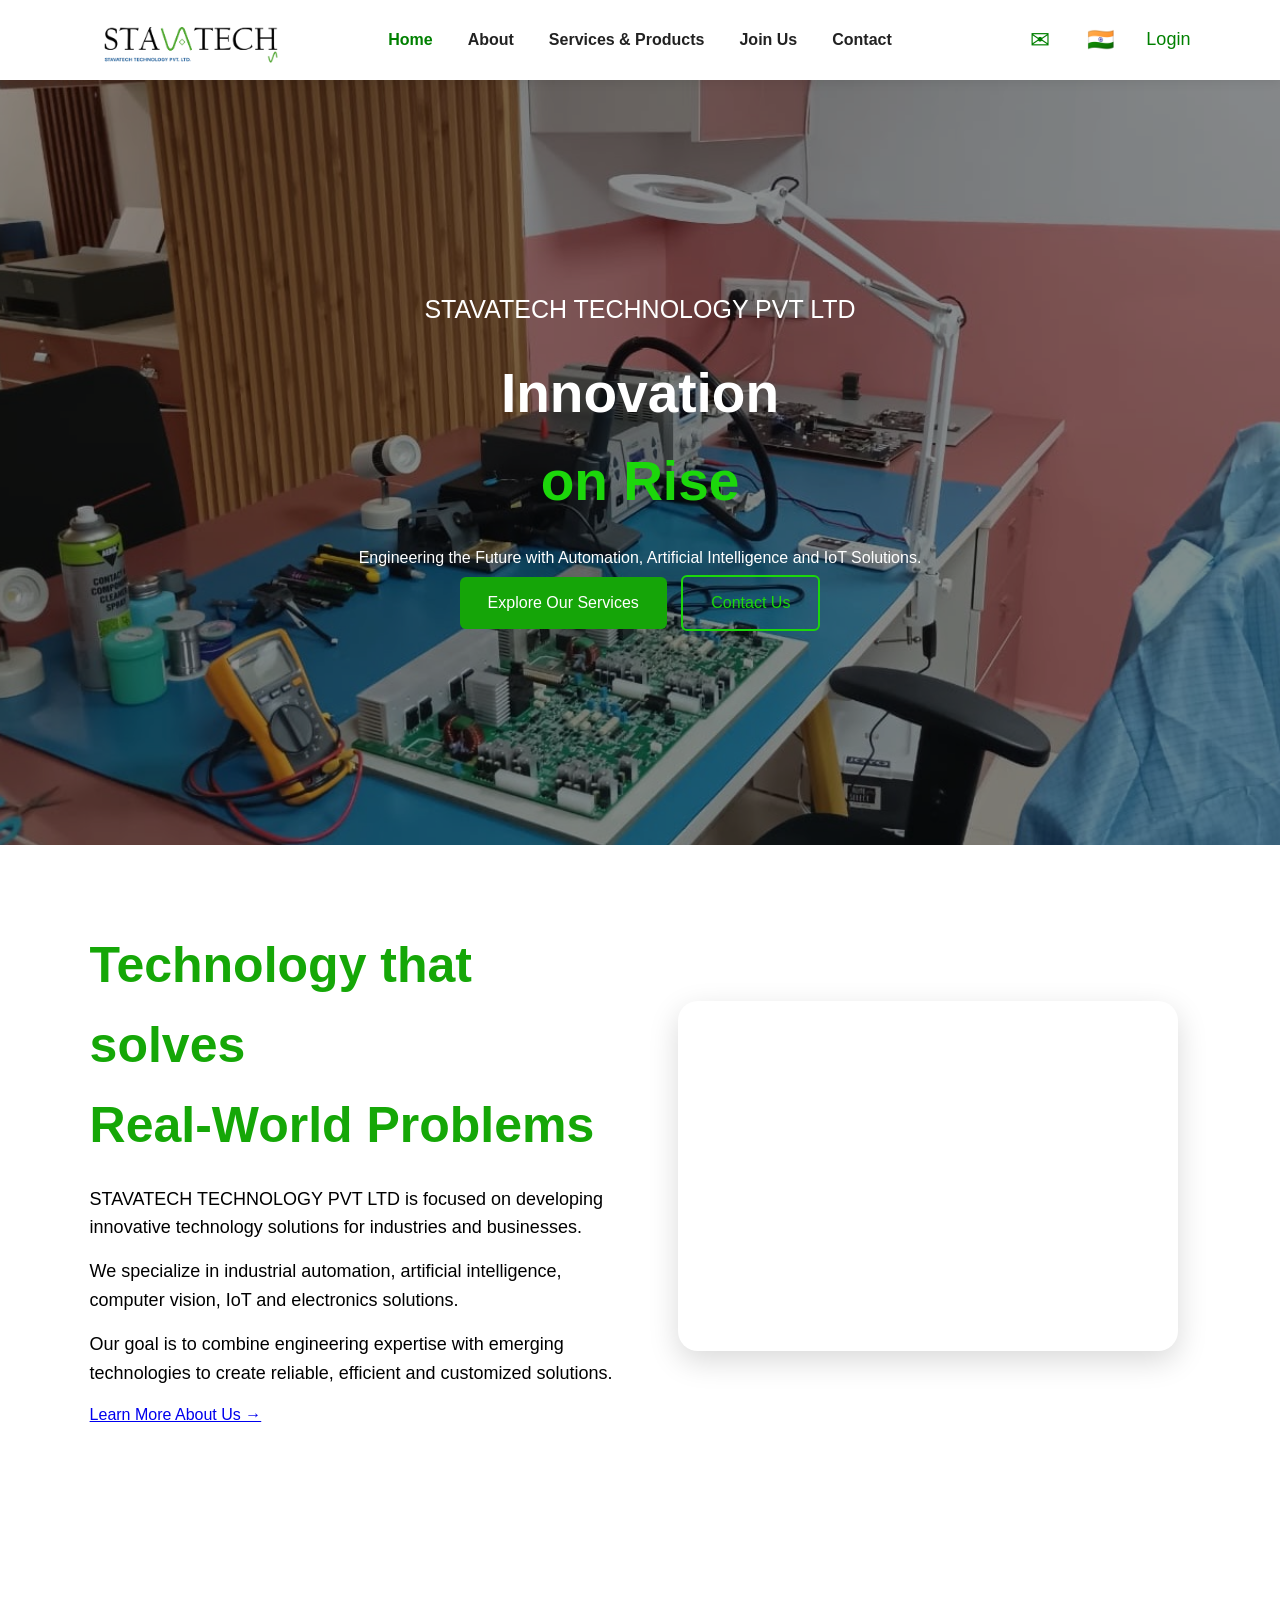
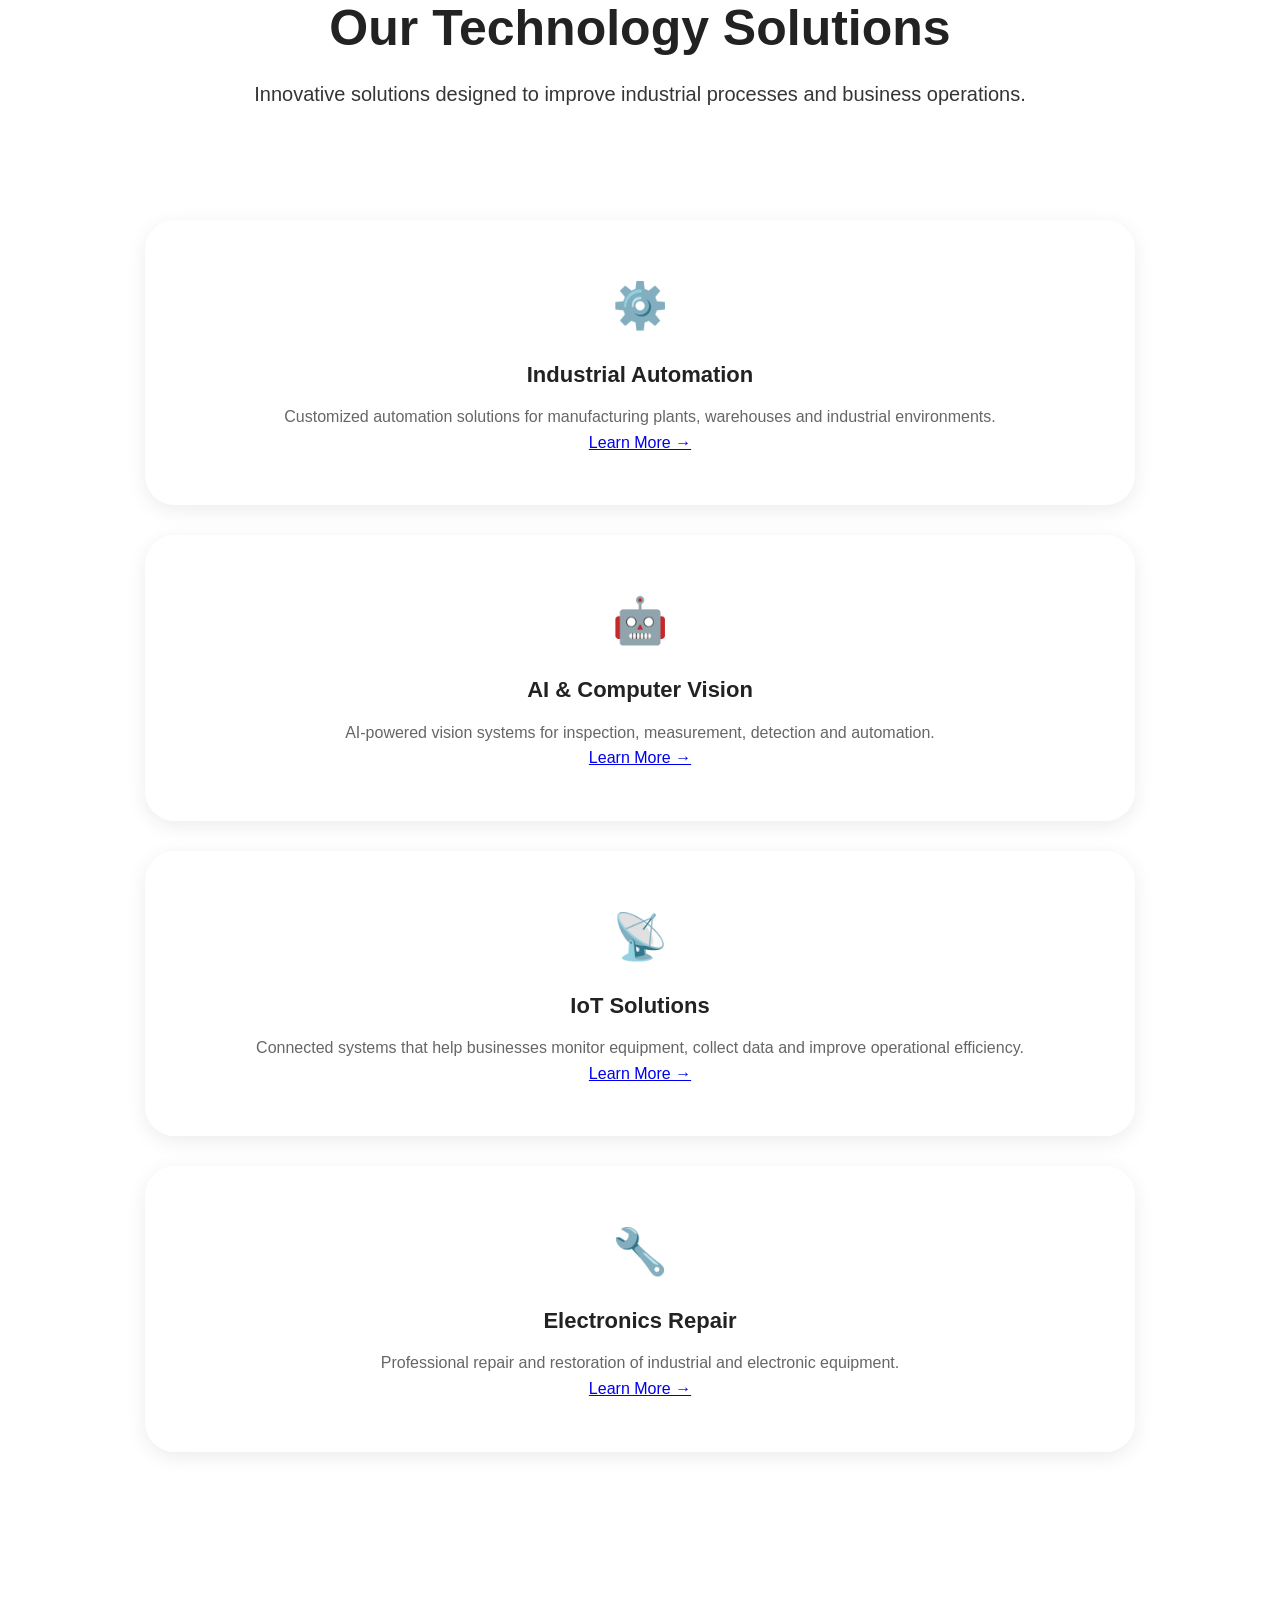
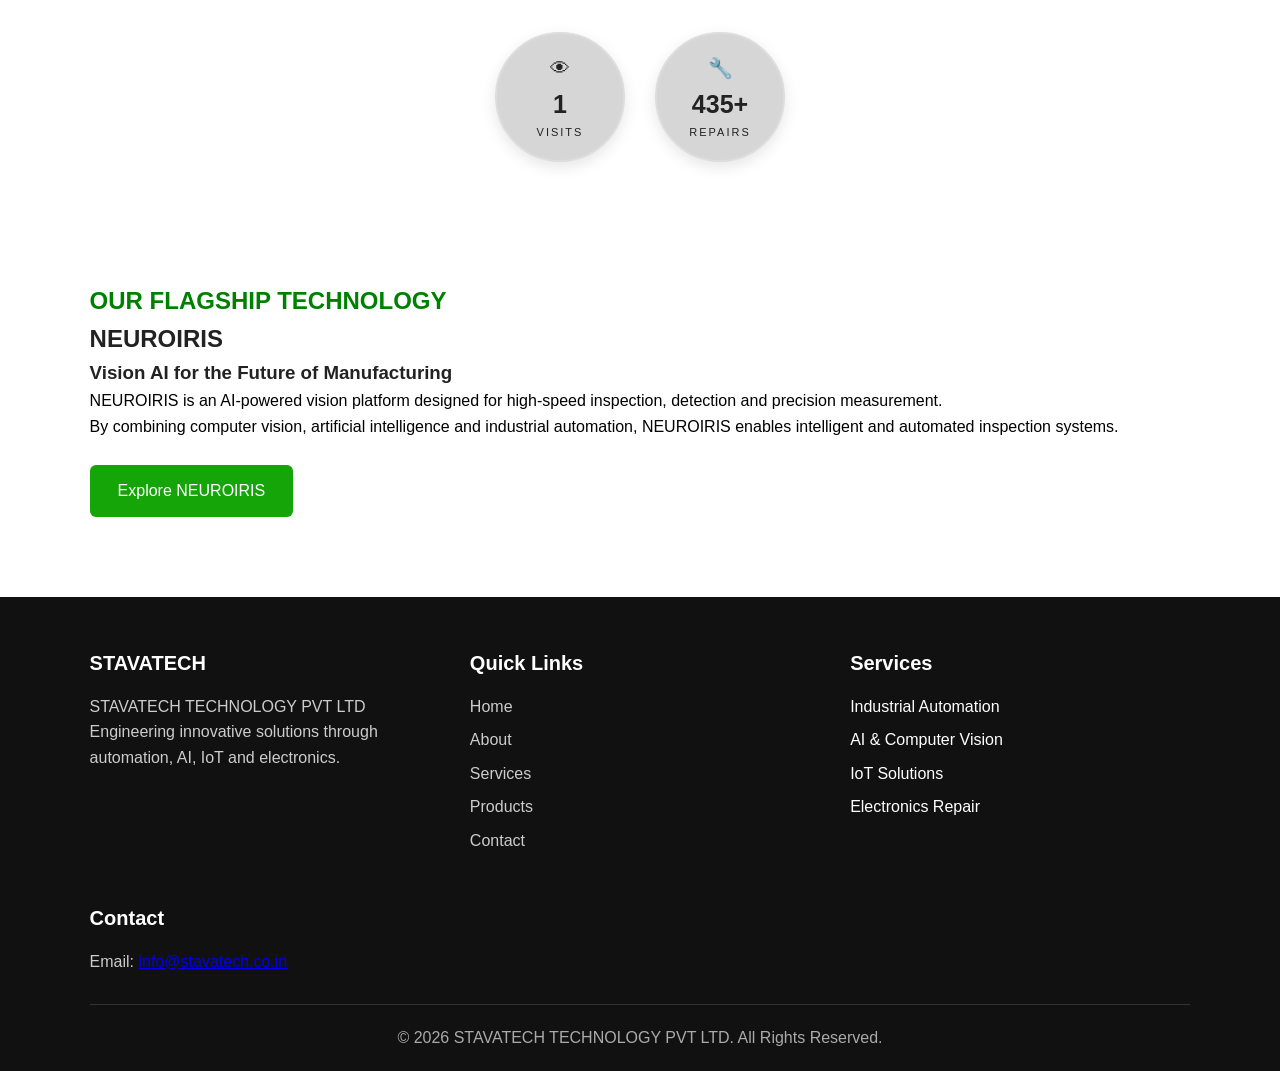
<file: index.html>
<!doctype html>
<html lang="en">
  <head>
    <meta charset="UTF-8" />
    <meta name="viewport" content="width=device-width, initial-scale=1.0" />
    <link rel="icon" type="image/png" href="assets/logo1.png" />
    <link rel="stylesheet" href="style.css" />

    <title>STAVATECH TECHNOLOGY PVT LTD</title>
  </head>

  <body>
    <!--nav bar-->

    <header class="header">
      <nav class="navbar">
        <!--logo-->
        <div class="logo">
          <a href="index.html" class="logo">
            <img src="assets/logobg.png" alt="STAVATECH Logo" />
          </a>
        </div>

        <!--nav links-->
        <ul class="nav-links">
          <li>
            <a href="index.html" class="active">Home</a>
          </li>

          <li>
            <a href="about.html">About</a>
          </li>

          <li>
            <a href="services.html">Services & Products</a>
          </li>

          <li>
            <a href="join.html">Join Us</a>
          </li>

          <li>
            <a href="contact.html">Contact</a>
          </li>
        </ul>

        <!--email-->
        <a
          href="mailto:info@stavatech.co.in"
          class="email-icon"
          title="Email Us"
        >
          ✉
        </a>

        <!--linkedin-->
        <a
          href="https://www.linkedin.com/company/stavatech/"
          class="linkedin-icon"
          title="Visit our LinkedIn"
          target="_blank"
        >
          🇮🇳
        </a>

        <!--login-->
        <a href="login.html" class="login-icon" title="Login"> Login </a>
      </nav>
    </header>

    <!--HERO-->

    <main>
      <section class="hero">
        <!--slideshow-->

        <div class="hero-slideshow">
          <div
            class="slide active"
            style="background-image: url(&quot;assets/hero1.jpg&quot;)"
          ></div>

          <div
            class="slide"
            style="background-image: url(&quot;assets/hero2.jpg&quot;)"
          ></div>

          <div
            class="slide"
            style="background-image: url(&quot;assets/img4.jpg&quot;)"
          ></div>

          <div
            class="slide"
            style="background-image: url(&quot;assets/right.png&quot;)"
          ></div>

          <div
            class="slide"
            style="background-image: url(&quot;assets/hero5.jpeg&quot;)"
          ></div>
        </div>

        <div class="hero-overlay"></div>

        <!-- Hero Text -->

        <div class="hero-content">
          <p class="company-name">STAVATECH TECHNOLOGY PVT LTD</p>

          <h1>
            Innovation<br />
            <span>on Rise</span>
          </h1>

          <p>
            Engineering the Future with Automation, Artificial Intelligence and
            IoT Solutions.
          </p>

          <a href="services.html" class="btn"> Explore Our Services </a>

          <a href="contact.html" class="btn btn-outline"> Contact Us </a>
        </div>
      </section>

      <!-- INTRODUCTION -->

      <section>
        <div class="intro-container">
          <div class="intro-text">
            <h2>
              Technology that solves<br />
              Real-World Problems
            </h2>

            <p>
              STAVATECH TECHNOLOGY PVT LTD is focused on developing innovative
              technology solutions for industries and businesses.
            </p>

            <p>
              We specialize in industrial automation, artificial intelligence,
              computer vision, IoT and electronics solutions.
            </p>

            <p>
              Our goal is to combine engineering expertise with emerging
              technologies to create reliable, efficient and customized
              solutions.
            </p>

            <a href="about.html" class="text-link small-text">
              Learn More About Us →
            </a>
          </div>

          <div class="intro-image">
            <video autoplay muted loop playsinline>
              <source src="assets/vid.mp4" type="video/mp4" />

              Your browser does not support the video tag.
            </video>
          </div>
        </div>
      </section>

      <!-- SERVICES -->

      <section>
        <div class="section-title">
          <h2>Our Technology Solutions</h2>

          <p>
            Innovative solutions designed to improve industrial processes and
            business operations.
          </p>
        </div>

        <div class="services-container">
          <!--1-->

          <div class="service-card">
            <div class="service-icon">⚙️</div>

            <h3>Industrial Automation</h3>

            <p>
              Customized automation solutions for manufacturing plants,
              warehouses and industrial environments.
            </p>

            <a href="services.html"> Learn More → </a>
          </div>

          <!--2-->

          <div class="service-card">
            <div class="service-icon">🤖</div>

            <h3>AI & Computer Vision</h3>

            <p>
              AI-powered vision systems for inspection, measurement, detection
              and automation.
            </p>

            <a href="services.html"> Learn More → </a>
          </div>

          <!--3-->

          <div class="service-card">
            <div class="service-icon">📡</div>

            <h3>IoT Solutions</h3>

            <p>
              Connected systems that help businesses monitor equipment, collect
              data and improve operational efficiency.
            </p>

            <a href="services.html"> Learn More → </a>
          </div>

          <!--4-->

          <div class="service-card">
            <div class="service-icon">🔧</div>

            <h3>Electronics Repair</h3>

            <p>
              Professional repair and restoration of industrial and electronic
              equipment.
            </p>

            <a href="services.html"> Learn More → </a>
          </div>
        </div>
      </section>

      <!-- COUNTERS -->

      <div class="counters-container">
        <div class="counter-circle">
          <span class="counter-icon"> 👁 </span>

          <span id="visitCount"> 0 </span>

          <small> VISITS </small>
        </div>

        <div class="counter-circle">
          <span class="counter-icon"> 🔧 </span>

          <span id="repairCount"> 500 </span>

          <small> REPAIRS </small>
        </div>
      </div>

      <!-- NEUROIRIS SECTION -->

      <section>
        <div>
          <div>
            <h1 style="color: #008000">OUR FLAGSHIP TECHNOLOGY</h1>

            <h2>NEUROIRIS</h2>

            <h3>Vision AI for the Future of Manufacturing</h3>

            <p style="color: black">
              NEUROIRIS is an AI-powered vision platform designed for high-speed
              inspection, detection and precision measurement.
            </p>

            <p style="color: black">
              By combining computer vision, artificial intelligence and
              industrial automation, NEUROIRIS enables intelligent and automated
              inspection systems.
            </p>

            <br />

            <a href="product.html" class="btn primary-btn">
              Explore NEUROIRIS
            </a>
          </div>
        </div>
      </section>
    </main>

    <!-- FOOTER -->

    <footer class="footer">
      <div class="container footer-container">
        <!-- Company -->

        <div class="footer-column">
          <h3>STAVATECH</h3>

          <p>STAVATECH TECHNOLOGY PVT LTD</p>

          <p>
            Engineering innovative solutions through automation, AI, IoT and
            electronics.
          </p>
        </div>

        <div class="footer-column">
          <h3>Quick Links</h3>

          <ul>
            <li>
              <a href="index.html"> Home </a>
            </li>

            <li>
              <a href="about.html"> About </a>
            </li>

            <li>
              <a href="services.html"> Services </a>
            </li>

            <li>
              <a href="product.html"> Products </a>
            </li>

            <li>
              <a href="contact.html"> Contact </a>
            </li>
          </ul>
        </div>

        <!-- Services -->

        <div class="footer-column">
          <h3>Services</h3>

          <ul>
            <li>Industrial Automation</li>

            <li>AI & Computer Vision</li>

            <li>IoT Solutions</li>

            <li>Electronics Repair</li>
          </ul>
        </div>

        <div class="footer-column">
          <h3>Contact</h3>

          <p>
            Email:

            <a href="mailto:info@stavatech.co.in"> info@stavatech.co.in </a>
          </p>
        </div>
      </div>

      <div class="footer-bottom">
        <p>© 2026 STAVATECH TECHNOLOGY PVT LTD. All Rights Reserved.</p>
      </div>
    </footer>

    <button id="backToTop">↑</button>
    <script src="script.js"></script>
  </body>
</html>
</file>
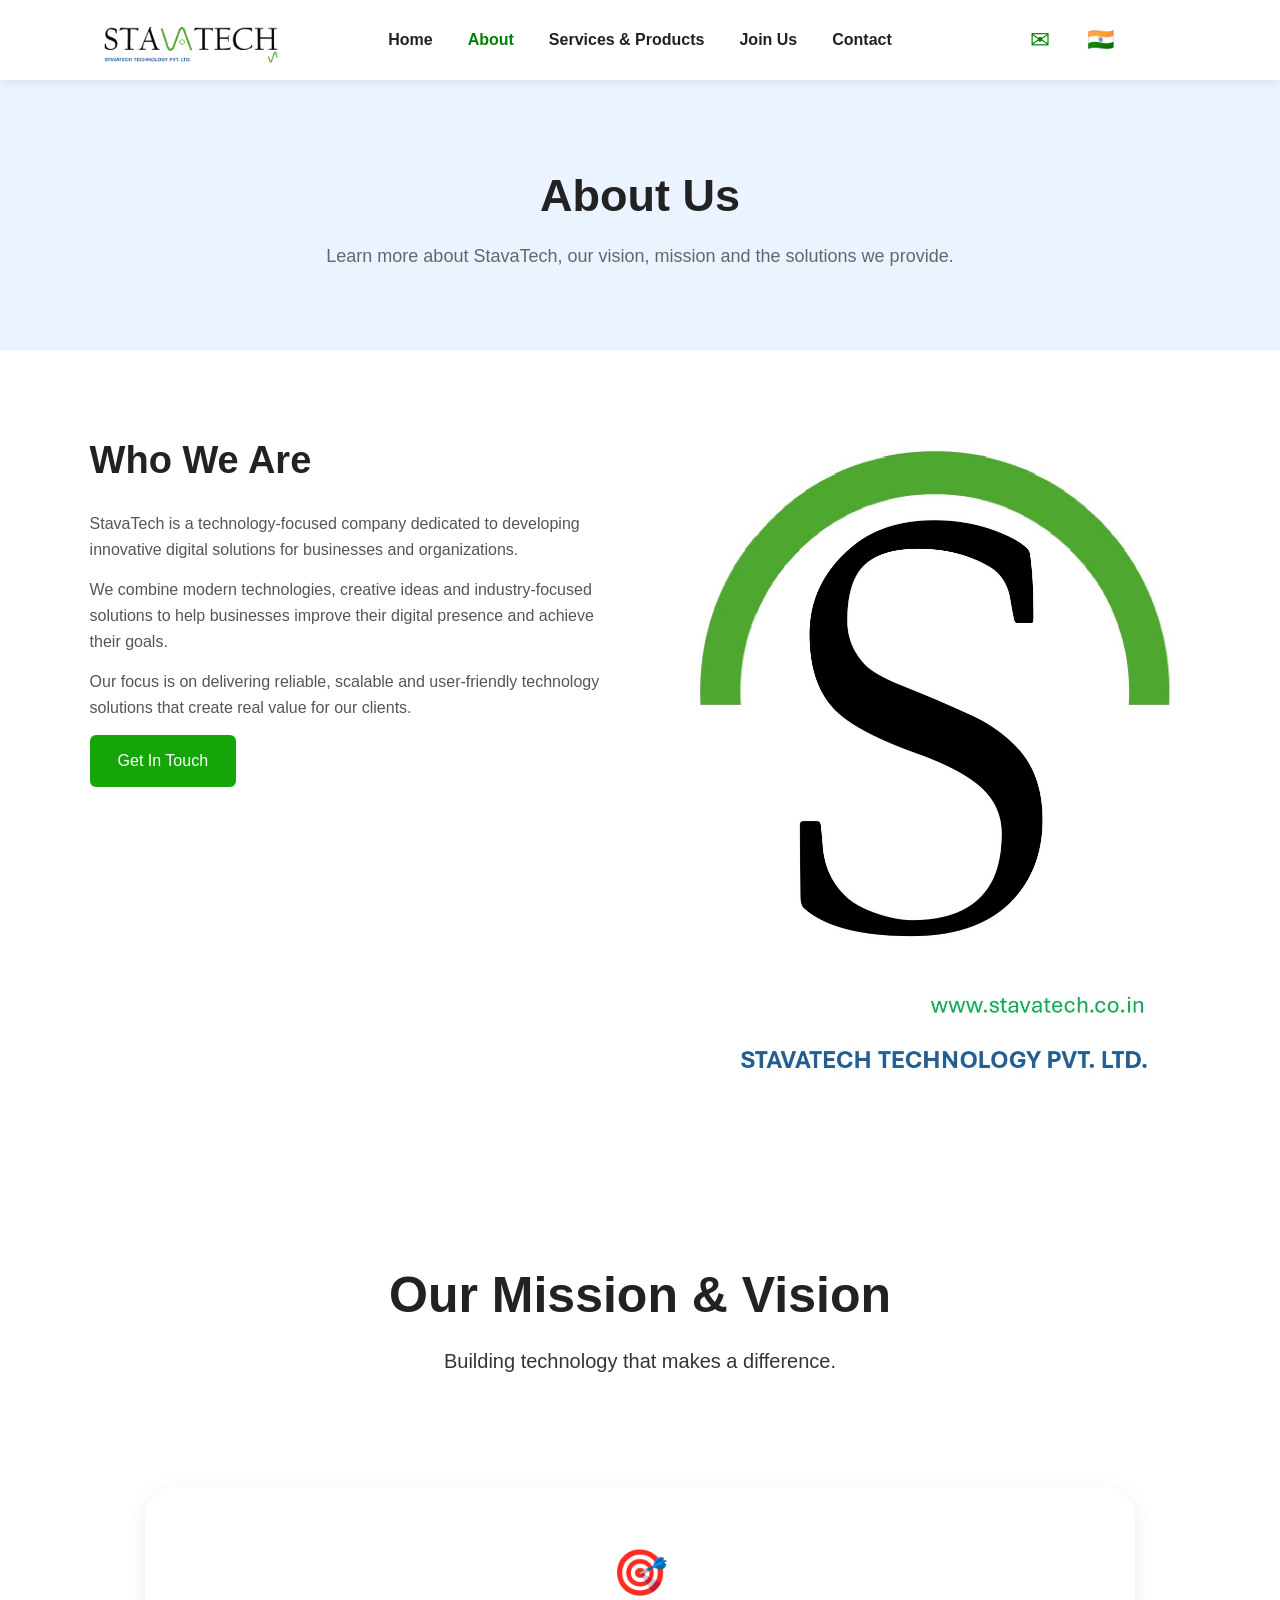
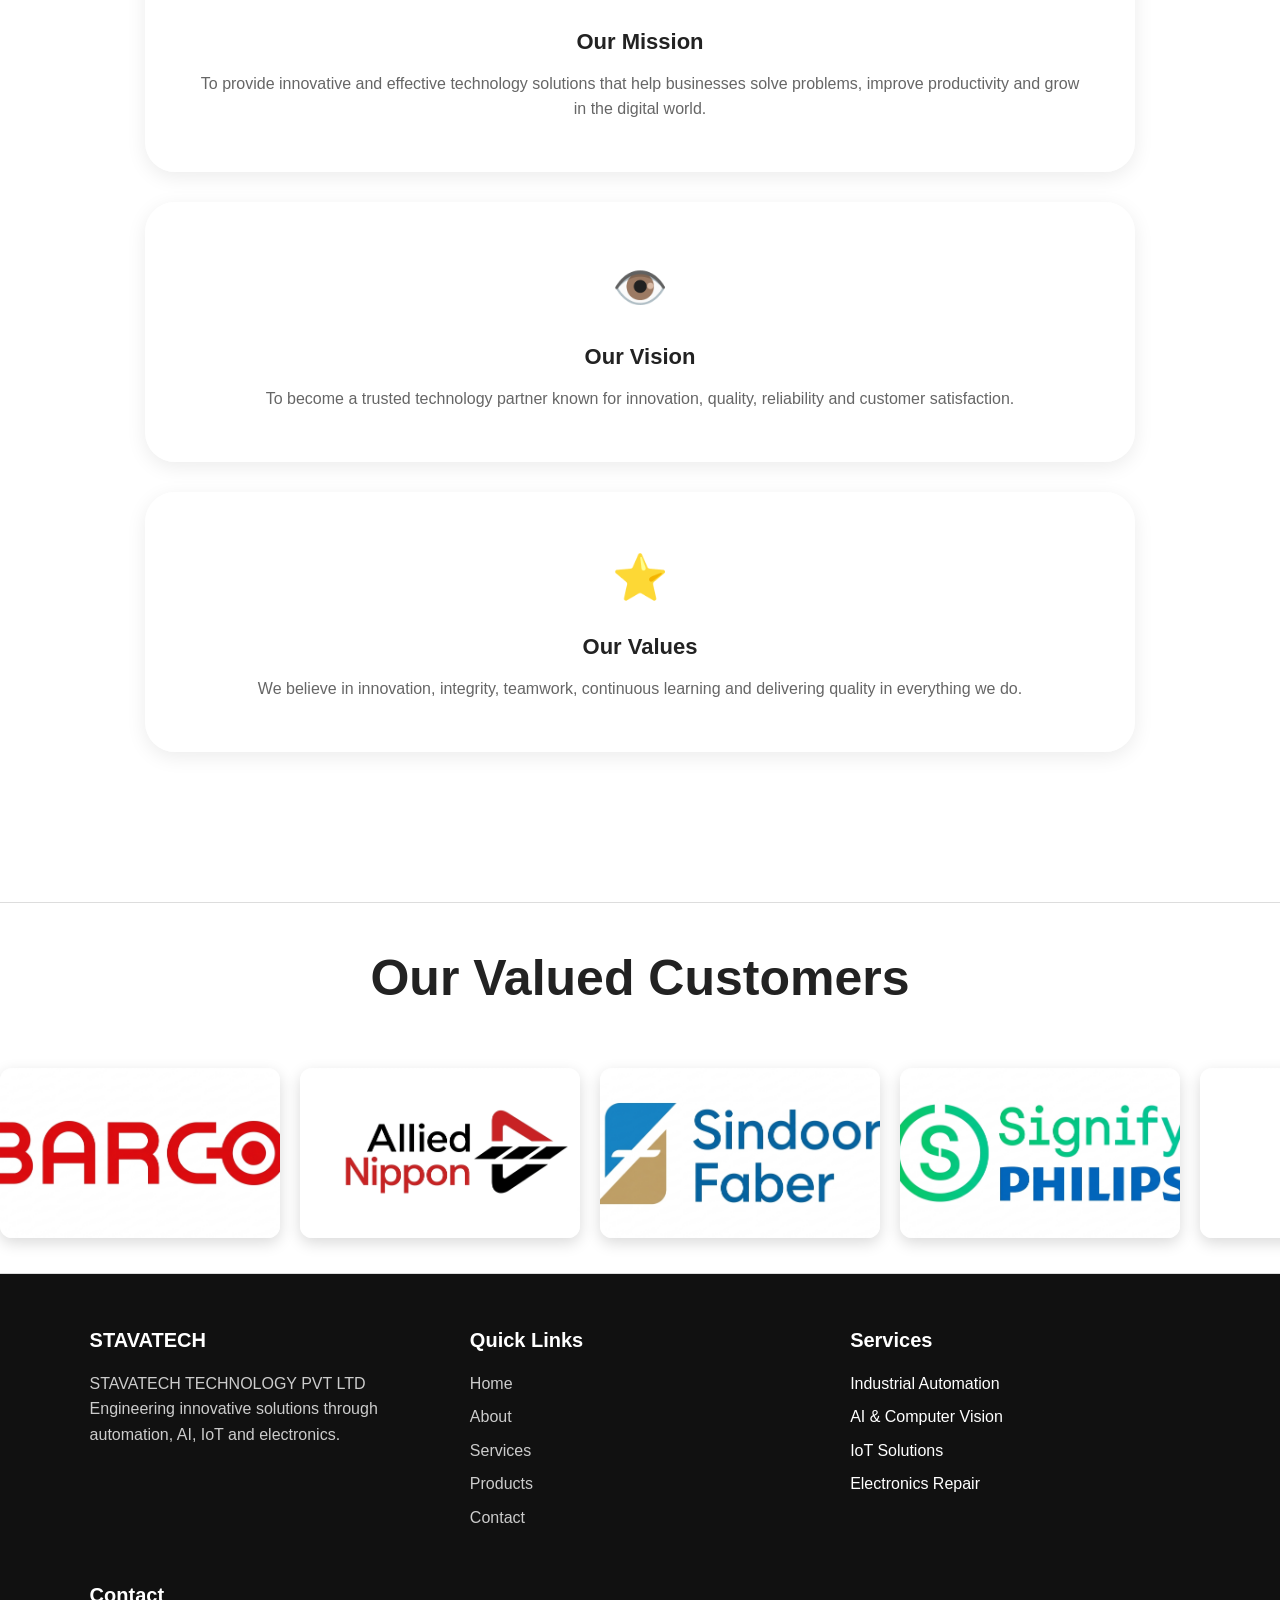
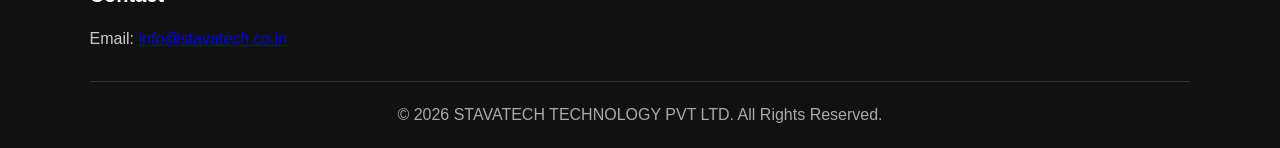
<file: about.html>
<!doctype html>

<html lang="en">
  <head>
    <meta charset="UTF-8" />
    <meta name="viewport" content="width=device-width, initial-scale=1.0" />
    <link rel="stylesheet" href="style.css" />

    <title>About Us | StavaTech</title>
  </head>

  <body>
    <nav class="navbar">
      <div class="logo">
        <a href="index.html" class="logo">
          <img src="assets/logobg.png" alt="STAVATECH Logo" />
        </a>
      </div>

      <ul class="nav-links">
        <li>
          <a href="index.html">Home</a>
        </li>

        <li>
          <a href="about.html" class="active">About</a>
        </li>

        <li>
          <a href="services.html">Services & Products</a>
        </li>

        <li>
          <a href="join.html">Join Us</a>
        </li>

        <li>
          <a href="contact.html">Contact</a>
        </li>
      </ul>
      <a href="mailto:info@stavatech.co.in" class="email-icon" title="Email Us">
        ✉
      </a>
      <a
        href="https://www.linkedin.com/company/stavatech/"
        class="linkedin-icon"
        title="Visit our LinkedIn"
        target="_blank"
      >
        🇮🇳
      </a>
    </nav>

    <!--HEADER-->

    <section class="page-header">
      <h1>About Us</h1>

      <p>
        Learn more about StavaTech, our vision, mission and the solutions we
        provide.
      </p>
    </section>

    <section>
      <div class="about-container">
        <div class="about-text">
          <h2>Who We Are</h2>

          <p>
            StavaTech is a technology-focused company dedicated to developing
            innovative digital solutions for businesses and organizations.
          </p>

          <p>
            We combine modern technologies, creative ideas and industry-focused
            solutions to help businesses improve their digital presence and
            achieve their goals.
          </p>

          <p>
            Our focus is on delivering reliable, scalable and user-friendly
            technology solutions that create real value for our clients.
          </p>

          <a href="contact.html" class="btn"> Get In Touch </a>
        </div>

        <div class="about-image">
          <img src="assets/LOGO.jpg" alt="About StavaTech" />
        </div>
      </div>
    </section>

    <section>
      <div class="section-title">
        <h2>Our Mission & Vision</h2>

        <p>Building technology that makes a difference.</p>
      </div>

      <div class="services-container">
        <div class="service-card">
          <div class="service-icon">🎯</div>

          <h3>Our Mission</h3>

          <p>
            To provide innovative and effective technology solutions that help
            businesses solve problems, improve productivity and grow in the
            digital world.
          </p>
        </div>

        <div class="service-card">
          <div class="service-icon">👁️</div>

          <h3>Our Vision</h3>

          <p>
            To become a trusted technology partner known for innovation,
            quality, reliability and customer satisfaction.
          </p>
        </div>

        <div class="service-card">
          <div class="service-icon">⭐</div>

          <h3>Our Values</h3>

          <p>
            We believe in innovation, integrity, teamwork, continuous learning
            and delivering quality in everything we do.
          </p>
        </div>
      </div>
    </section>

    <section class="image-strip">
      <div class="section-title">
        <h2>Our Valued Customers</h2>
      </div>

      <!--Image Strip -->
      <div class="image-track">
        <img src="assets/val1.png" alt="val1" />
        <img src="assets/val2.png" alt="val2" />
        <img src="assets/val3.png" alt="val3" />
        <img src="assets/val4.png" alt="val4" />
        <img src="assets/val5.png" alt="val5" />
        <img src="assets/val6.png" alt="val6" />
        <img src="assets/val7.png" alt="val7" />
        <img src="assets/val8.png" alt="val8" />
        <img src="assets/val9.png" alt="val9" />
        <img src="assets/val10.png" alt="val10" />
        <img src="assets/val11.png" alt="val11" />
        <img src="assets/val12.png" alt="val12" />
        <img src="assets/val13.png" alt="val13" />
        <img src="assets/val14.png" alt="val14" />

        <!-- Duplicate images for continuous movement -->
        <img src="assets/val1.png" alt="val1" />
        <img src="assets/val2.png" alt="val2" />
        <img src="assets/val3.png" alt="val3" />
        <img src="assets/val4.png" alt="val4" />
        <img src="assets/val5.png" alt="val5" />
        <img src="assets/val6.png" alt="val6" />
        <img src="assets/val7.png" alt="val7" />
        <img src="assets/val8.png" alt="val8" />
        <img src="assets/val9.png" alt="val9" />
        <img src="assets/val10.png" alt="val10" />
        <img src="assets/val11.png" alt="val11" />
        <img src="assets/val12.png" alt="val12" />
        <img src="assets/val13.png" alt="val13" />
        <img src="assets/val14.png" alt="val14" />
      </div>
    </section>

    <!-- FOOTER -->

    <footer class="footer">
      <div class="container footer-container">
        <!-- Company -->

        <div class="footer-column">
          <h3>STAVATECH</h3>

          <p>STAVATECH TECHNOLOGY PVT LTD</p>

          <p>
            Engineering innovative solutions through automation, AI, IoT and
            electronics.
          </p>
        </div>

        <div class="footer-column">
          <h3>Quick Links</h3>

          <ul>
            <li>
              <a href="index.html"> Home </a>
            </li>

            <li>
              <a href="about.html"> About </a>
            </li>

            <li>
              <a href="services.html"> Services </a>
            </li>

            <li>
              <a href="product.html"> Products </a>
            </li>

            <li>
              <a href="contact.html"> Contact </a>
            </li>
          </ul>
        </div>

        <!-- Services -->

        <div class="footer-column">
          <h3>Services</h3>

          <ul>
            <li>Industrial Automation</li>

            <li>AI & Computer Vision</li>

            <li>IoT Solutions</li>

            <li>Electronics Repair</li>
          </ul>
        </div>

        <div class="footer-column">
          <h3>Contact</h3>

          <p>
            Email:

            <a href="mailto:info@stavatech.co.in"> info@stavatech.co.in </a>
          </p>
        </div>
      </div>

      <div class="footer-bottom">
        <p>© 2026 STAVATECH TECHNOLOGY PVT LTD. All Rights Reserved.</p>
      </div>
    </footer>
    <button id="backToTop">↑</button>

    <script src="script.js"></script>
  </body>
</html>
</file>
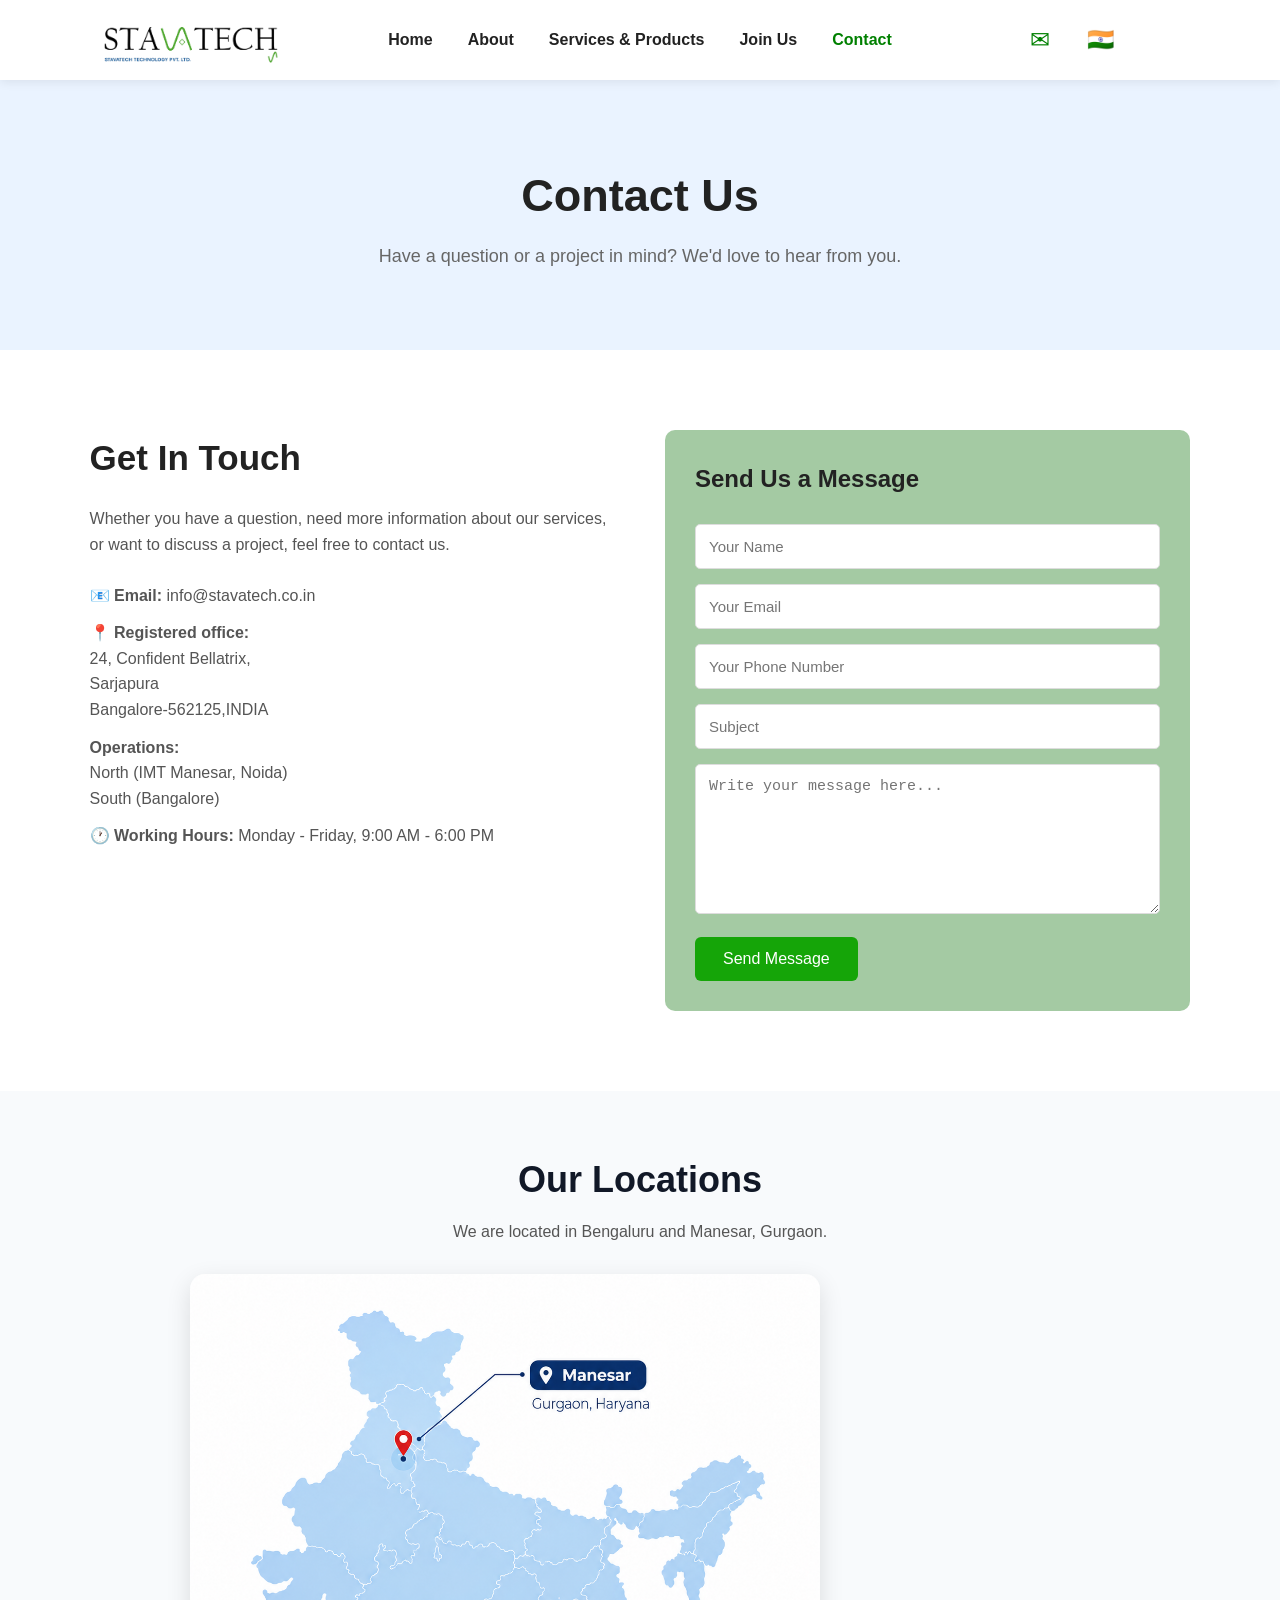
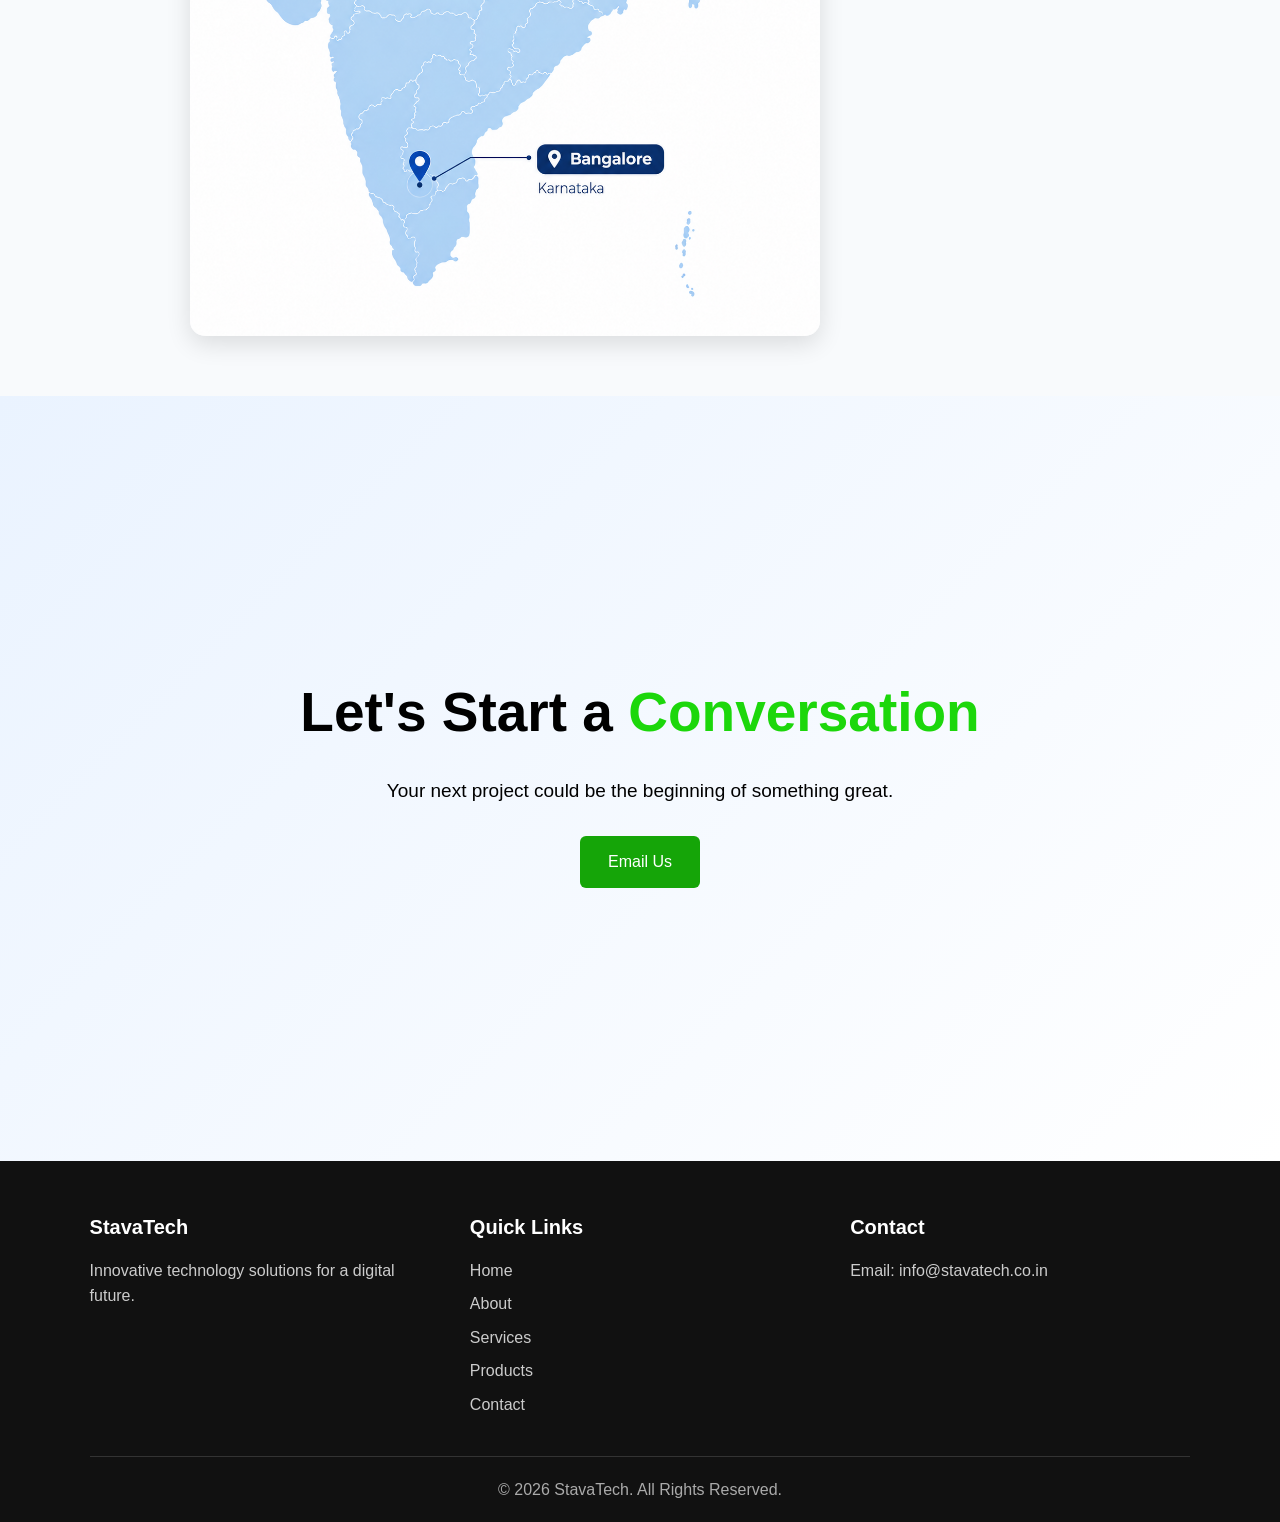
<file: contact.html>
<!doctype html>

<html lang="en">
  <head>
    <meta charset="UTF-8" />
    <meta name="viewport" content="width=device-width, initial-scale=1.0" />
    <link rel="icon" type="image/png" href="assets/logo1.png" />
    <link rel="stylesheet" href="style.css" />

    <title>Contact Us | StavaTech</title>
  </head>

  <body>
    <!--NAVBAR-->

    <nav class="navbar">
      <a href="index.html" class="logo">
        <img src="assets/logobg.png" alt="STAVATECH Logo" />
      </a>

      <ul class="nav-links">
        <li>
          <a href="index.html">Home</a>
        </li>

        <li>
          <a href="about.html">About</a>
        </li>

        <li>
          <a href="services.html">Services & Products</a>
        </li>

        <li>
          <a href="join.html">Join Us</a>
        </li>

        <li>
          <a href="contact.html" class="active">Contact</a>
        </li>
      </ul>
      <a href="mailto:info@stavatech.co.in" class="email-icon" title="Email Us">
        ✉
      </a>
      <a
        href="https://www.linkedin.com/company/stavatech/"
        class="linkedin-icon"
        title="Visit our LinkedIn"
        target="_blank"
      >
        🇮🇳
      </a>
    </nav>

    <!--HEADER-->

    <section class="page-header">
      <h1>Contact Us</h1>

      <p>Have a question or a project in mind? We'd love to hear from you.</p>
    </section>

    <!--CONTACT SECTION-->

    <section>
      <div class="contact-container">
        <div class="contact-info">
          <h2>Get In Touch</h2>

          <p>
            Whether you have a question, need more information about our
            services, or want to discuss a project, feel free to contact us.
          </p>

          <div class="contact-details">
            <p>
              <strong>📧 Email:</strong>
              info@stavatech.co.in
            </p>

            <p>
              <strong>📍 Registered office:</strong><br />
              24, Confident Bellatrix,<br />
              Sarjapura<br />
              Bangalore-562125,INDIA
            </p>
            <p>
              <strong>Operations:</strong><br />
              North (IMT Manesar, Noida)<br />
              South (Bangalore)
            </p>

            <p>
              <strong>🕐 Working Hours:</strong>
              Monday - Friday, 9:00 AM - 6:00 PM
            </p>
          </div>
        </div>

        <div class="contact-form">
          <h2>Send Us a Message</h2>

          <br />

          <form id="contactForm">
            <input
              type="text"
              id="name"
              name="name"
              placeholder="Your Name"
              required
            />

            <input
              type="email"
              id="email"
              name="email"
              placeholder="Your Email"
              required
            />

            <input
              type="tel"
              id="phone"
              name="phone"
              placeholder="Your Phone Number"
            />

            <input
              type="text"
              id="subject"
              name="subject"
              placeholder="Subject"
              required
            />

            <textarea
              id="message"
              name="message"
              placeholder="Write your message here..."
              required
            ></textarea>

            <button type="submit" class="btn">Send Message</button>
          </form>
        </div>
      </div>
    </section>

    <section class="location-section">
      <h2>Our Locations</h2>

      <p>We are located in Bengaluru and Manesar, Gurgaon.</p>

      <div class="location-map">
        <img
          src="assets/map.png"
          alt="StavaTech locations in Bengaluru and Manesar, Gurgaon"
        />
      </div>
    </section>

    <section class="project">
      <div class="project-content">
        <h1>
          Let's Start a
          <span>Conversation</span>
        </h1>

        <p>Your next project could be the beginning of something great.</p>

        <a href="mailto:info@stavatech.co.in" class="btn"> Email Us </a>
      </div>
    </section>

    <footer>
      <div class="footer-container">
        <div class="footer-column">
          <h3>StavaTech</h3>

          <p>Innovative technology solutions for a digital future.</p>
        </div>

        <div class="footer-column">
          <h3>Quick Links</h3>

          <ul>
            <li>
              <a href="index.html">Home</a>
            </li>
            <li>
              <a href="about.html">About</a>
            </li>
            <li>
              <a href="services.html">Services</a>
            </li>
            <li>
              <a href="product.html">Products</a>
            </li>
            <li>
              <a href="contact.html">Contact</a>
            </li>
          </ul>
        </div>

        <div class="footer-column">
          <h3>Contact</h3>

          <p>Email: info@stavatech.co.in</p>
        </div>
      </div>

      <div class="footer-bottom">
        <p>&copy; 2026 StavaTech. All Rights Reserved.</p>
      </div>
    </footer>

    <button id="backToTop">↑</button>
    <script src="script.js"></script>
  </body>
</html>
</file>
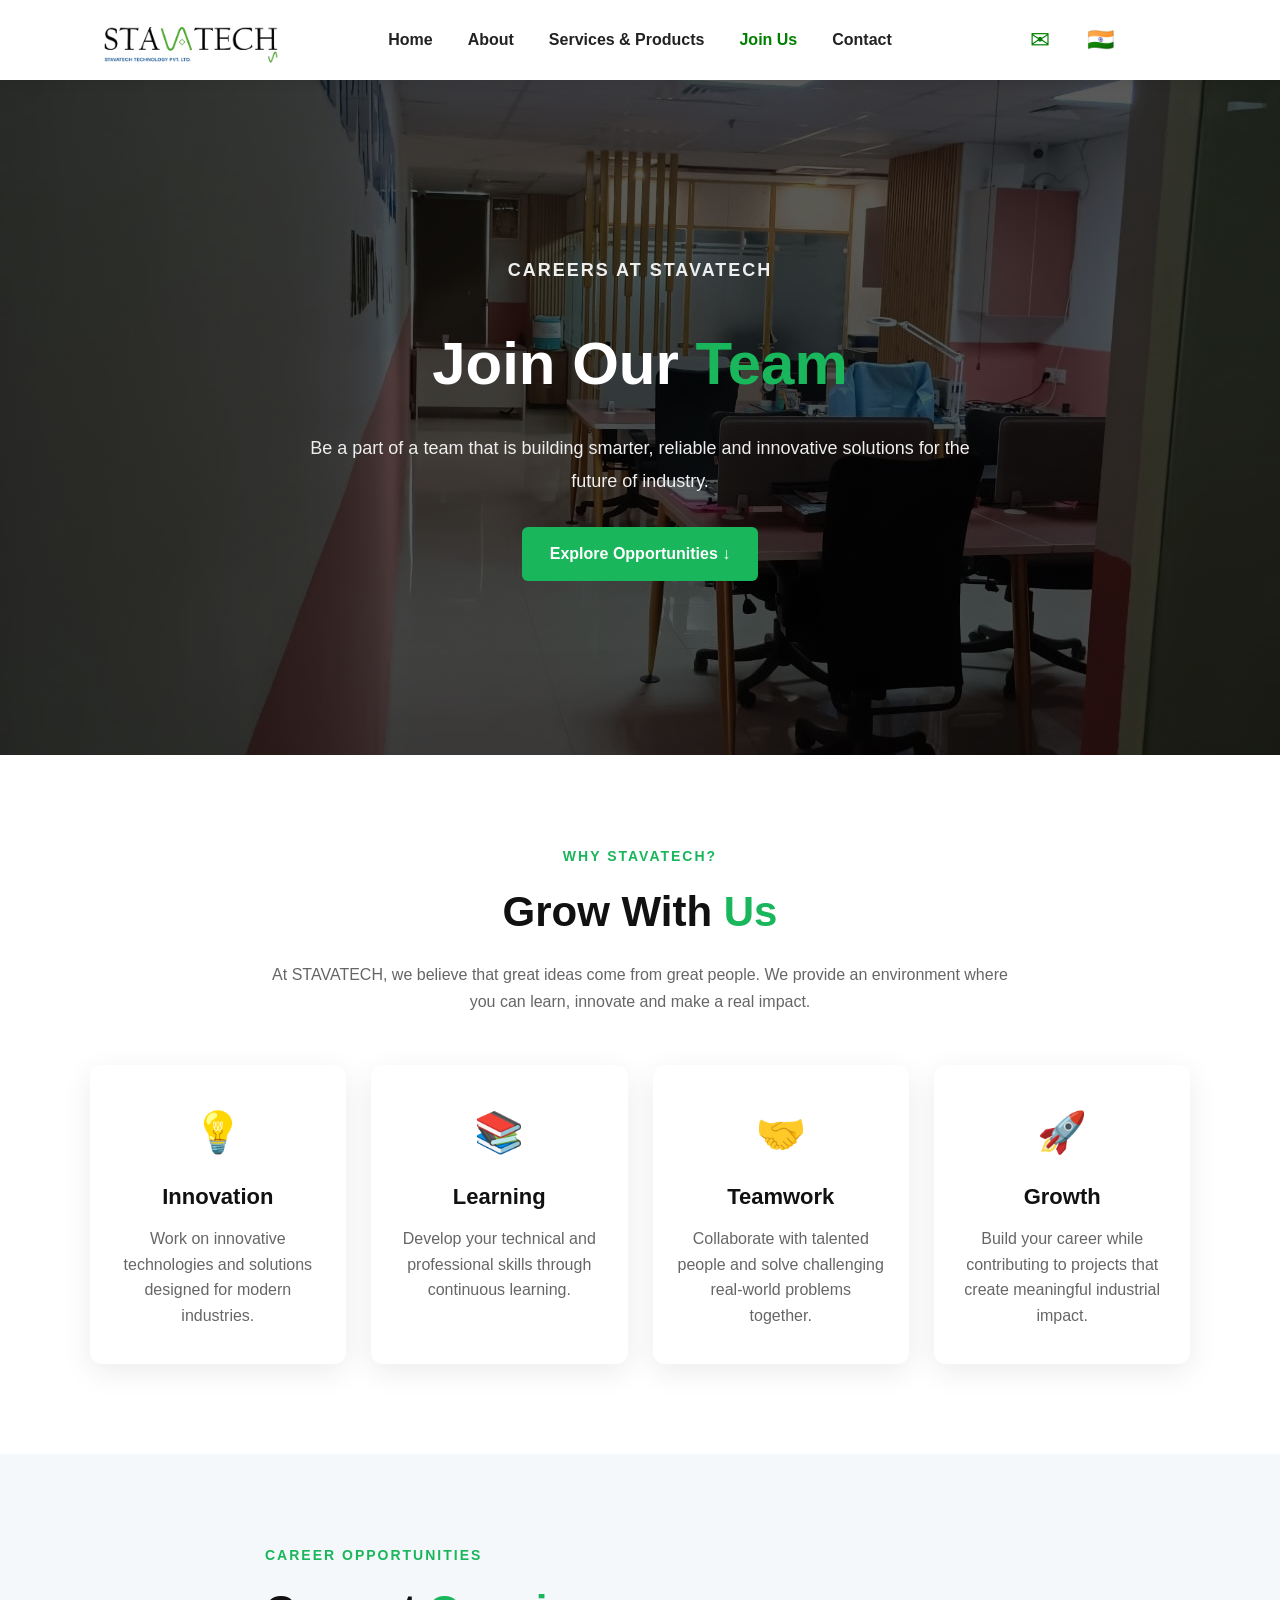
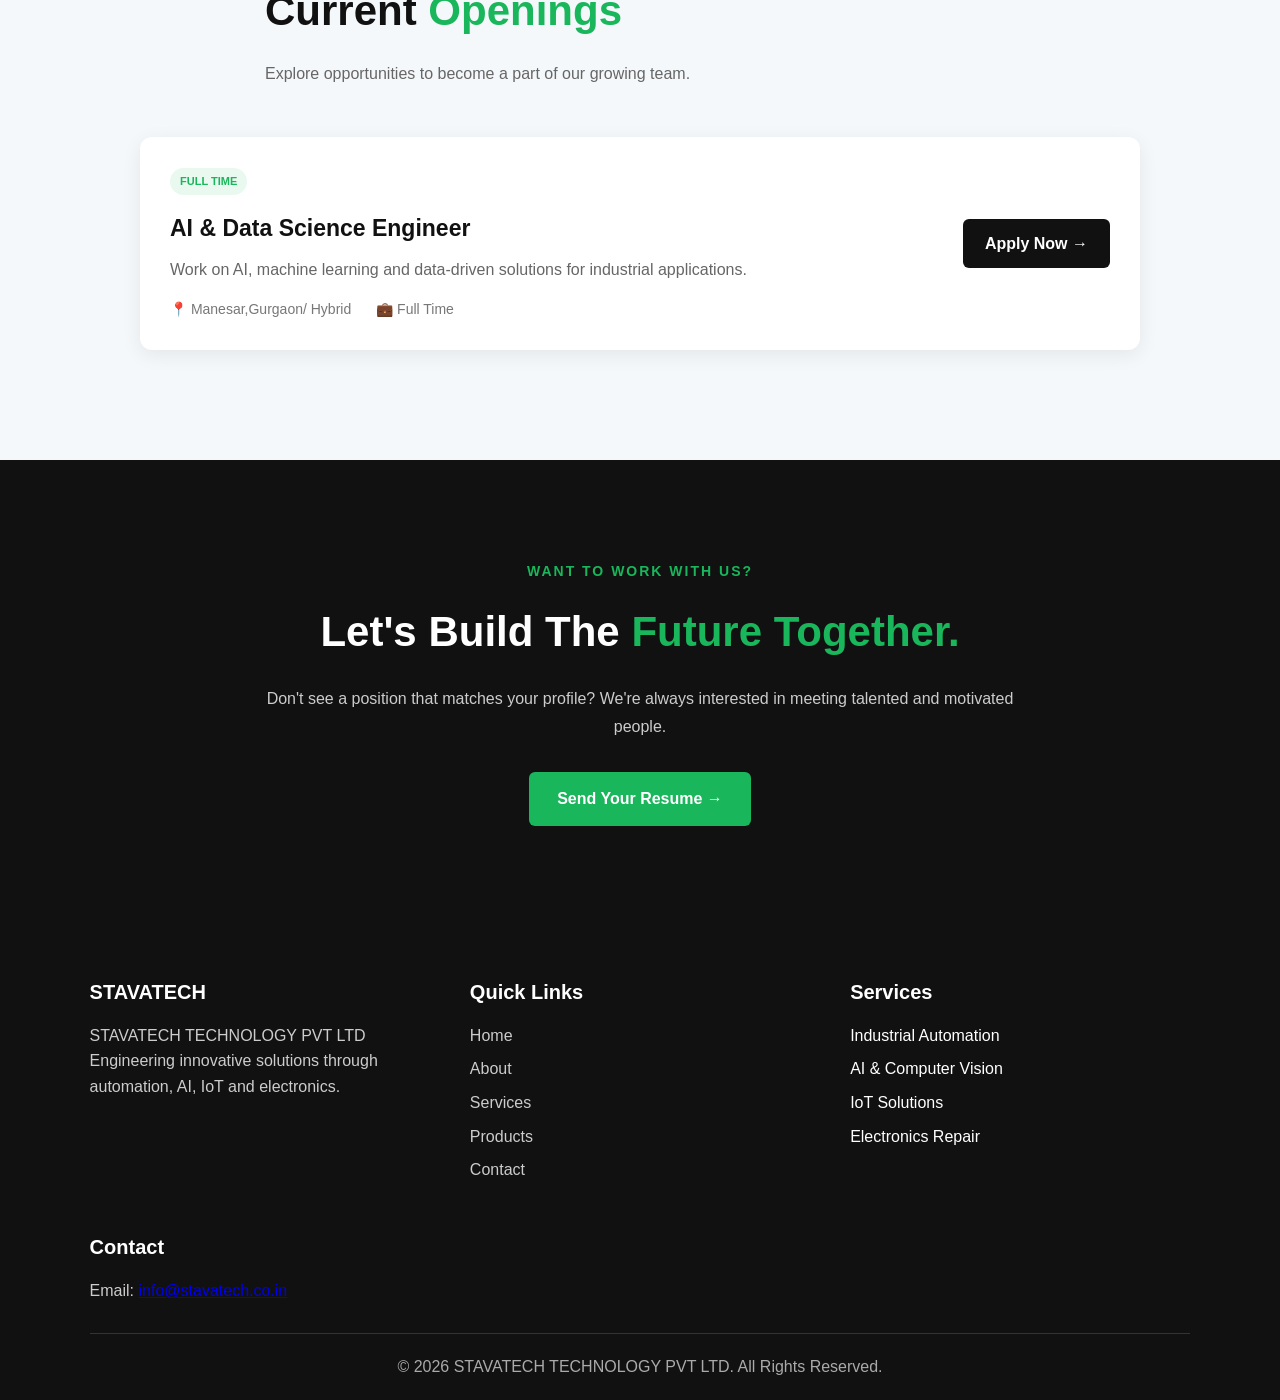
<file: join.html>
<!DOCTYPE html>
<html lang="en">

<head>
    <meta charset="UTF-8">
    <meta name="viewport" content="width=device-width, initial-scale=1.0">

    <title>Join Our Team | STAVATECH</title>
    <link rel="icon" type="image/png" href="assets/logo1.png">

    <link rel="stylesheet" href="style.css">
</head>

<body>

    <!--NAVBAR-->

  <body>
    <nav class="navbar">
      <div class="logo">
        <a href="index.html" class="logo">
          <img src="assets/logobg.png" alt="STAVATECH Logo" />
        </a>
      </div>

      <ul class="nav-links">
        <li>
          <a href="index.html">Home</a>
        </li>

        <li>
          <a href="about.html" >About</a>
        </li>

        <li>
          <a href="services.html">Services & Products</a>
        </li>

        <li>
          <a href="join.html">Join Us</a>
        </li>  

        <li>
          <a href="contact.html">Contact</a>
        </li>
      </ul>
      <a href="mailto:info@stavatech.co.in" class="email-icon" title="Email Us">
        ✉
      </a>
      <a
        href="https://www.linkedin.com/company/stavatech/"
        class="linkedin-icon"
        title="Visit our LinkedIn"
        target="_blank"
      >
        🇮🇳
      </a>
    </nav>


    <!--HERO SECTION-->

    <section class="join-hero">

        <div class="join-hero-content">

            <p class="small-heading">CAREERS AT STAVATECH</p>

            <h1>
                Join Our <span>Team</span>
            </h1>

            <p>
                Be a part of a team that is building smarter, reliable
                and innovative solutions for the future of industry.
            </p>

            <a href="#openings" class="join-btn">
                Explore Opportunities ↓
            </a>

        </div>

    </section>


    <!--WHY JOIN US -->

    <section class="why-join">

        <div class="section-heading">
            <p>WHY STAVATECH?</p>

            <h2>
                Grow With <span>Us</span>
            </h2>

            <p>
                At STAVATECH, we believe that great ideas come from
                great people. We provide an environment where you can
                learn, innovate and make a real impact.
            </p>
        </div>


        <div class="benefits-container">

            <div class="benefit-card">
                <div class="benefit-icon">💡</div>
                <h3>Innovation</h3>
                <p>
                    Work on innovative technologies and solutions
                    designed for modern industries.
                </p>
            </div>


            <div class="benefit-card">
                <div class="benefit-icon">📚</div>
                <h3>Learning</h3>
                <p>
                    Develop your technical and professional skills
                    through continuous learning.
                </p>
            </div>


            <div class="benefit-card">
                <div class="benefit-icon">🤝</div>
                <h3>Teamwork</h3>
                <p>
                    Collaborate with talented people and solve
                    challenging real-world problems together.
                </p>
            </div>


            <div class="benefit-card">
                <div class="benefit-icon">🚀</div>
                <h3>Growth</h3>
                <p>
                    Build your career while contributing to projects
                    that create meaningful industrial impact.
                </p>
            </div>

        </div>

    </section>


    <!--OPEN POSITIONS -->

    <section class="openings" id="openings">

        <div class="section-heading">

            <p>CAREER OPPORTUNITIES</p>

            <h2>
                Current <span>Openings</span>
            </h2>

            <p>
                Explore opportunities to become a part of our growing team.
            </p>

        </div>


        <div class="jobs-container">


            <!-- JOB 1 -->

            <div class="job-card">

                <div class="job-info">

                    <span class="job-type">
                        FULL TIME
                    </span>

                    <h3>AI & Data Science Engineer</h3>

                    <p>
                        Work on AI, machine learning and data-driven
                        solutions for industrial applications.
                    </p>

                    <div class="job-details">
                        <span>📍 Manesar,Gurgaon/ Hybrid</span>
                        <span>💼 Full Time</span>
                    </div>

                </div>

                <a href="#apply" class="apply-btn">
                    Apply Now →
                </a>

            </div>

            </div>

        </div>

    </section>


    <!--APPLICATION SECTION-->

    <section class="application" id="apply">

        <div class="application-content">

            <p class="small-heading">
                WANT TO WORK WITH US?
            </p>

            <h2>
                Let's Build The <span>Future Together.</span>
            </h2>

            <p>
                Don't see a position that matches your profile?
                We're always interested in meeting talented and
                motivated people.
            </p>

            <a href="mailto:communication@stavatech.co.in" class="join-btn">
                Send Your Resume →
            </a>

        </div>

    </section>



    <footer class="footer">
      <div class="container footer-container">
        <!-- Company -->

        <div class="footer-column">
          <h3>STAVATECH</h3>

          <p>STAVATECH TECHNOLOGY PVT LTD</p>

          <p>
            Engineering innovative solutions through automation, AI, IoT and
            electronics.
          </p>
        </div>

    

        <div class="footer-column">
          <h3>Quick Links</h3>

          <ul>
            <li>
              <a href="index.html"> Home </a>
            </li>

            <li>
              <a href="about.html"> About </a>
            </li>

            <li>
              <a href="services.html"> Services </a>
            </li>

            <li>
              <a href="product.html"> Products </a>
            </li>

            <li>
              <a href="contact.html"> Contact </a>
            </li>
          </ul>
        </div>

        <!-- Services -->

        <div class="footer-column">
          <h3>Services</h3>

          <ul>
            <li>Industrial Automation</li>

            <li>AI & Computer Vision</li>

            <li>IoT Solutions</li>

            <li>Electronics Repair</li>
          </ul>
        </div>


        <div class="footer-column">
          <h3>Contact</h3>

          <p>
            Email:

            <a href="mailto:info@stavatech.co.in"> info@stavatech.co.in </a>
          </p>
        </div>
      </div>


      <div class="footer-bottom">
        <p>© 2026 STAVATECH TECHNOLOGY PVT LTD. All Rights Reserved.</p>
      </div>
    </footer>

    <script src="script.js"></script>
</body>

</html>
</file>
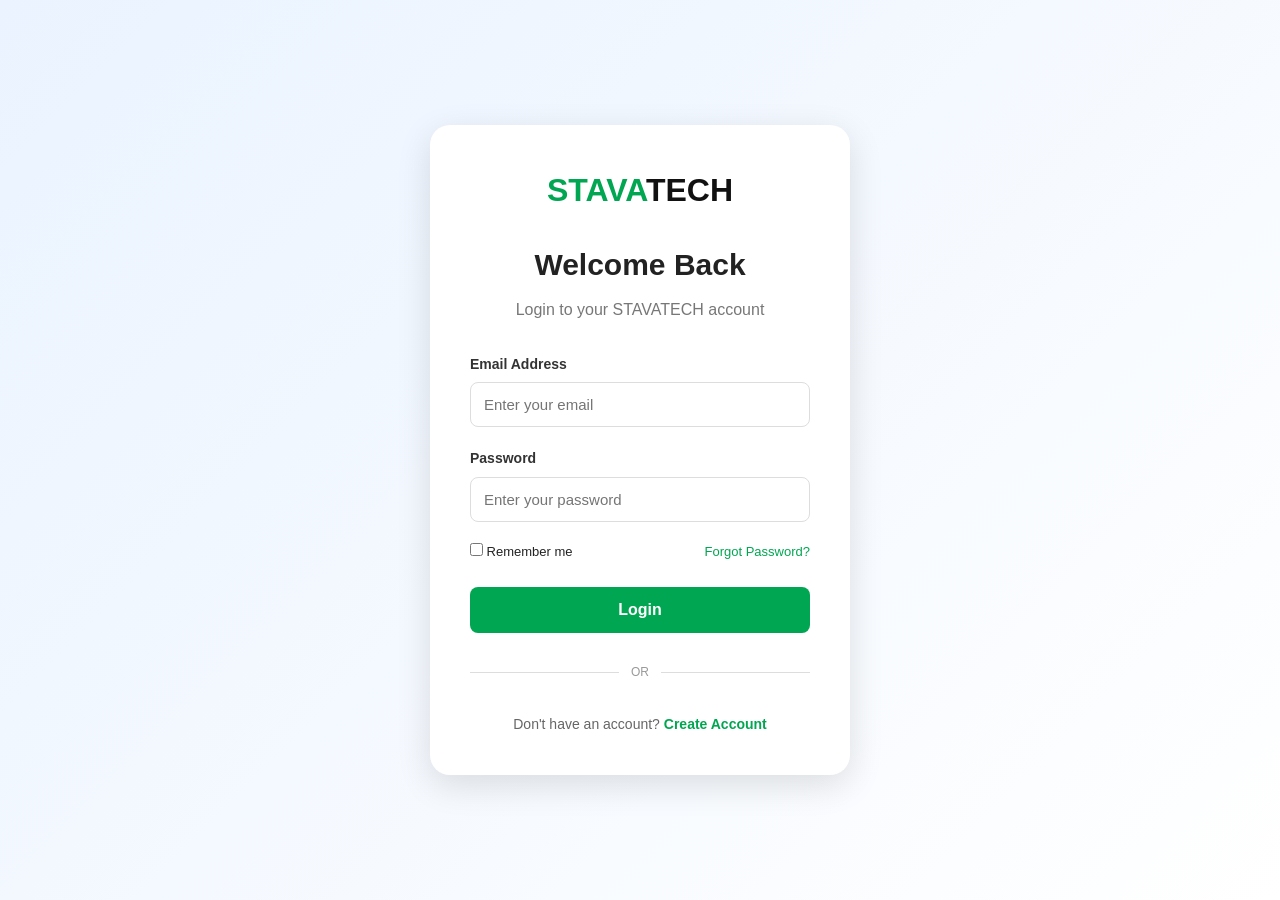
<file: login.html>
<!doctype html>
<html lang="en">
  <head>
    <meta charset="UTF-8" />
    <meta name="viewport" content="width=device-width, initial-scale=1.0" />
    <link rel="icon" type="image/png" href="assets/logo1.png" />
    <title>Login | STAVATECH</title>

    <link rel="stylesheet" href="style.css" />
  </head>

  <body>
    <div class="login-container">
      <div class="login-card">
        <!-- Logo -->
        <div class="login-logo">
          <h1><span>STAVA</span><b>TECH</b></h1>
        </div>

        <h2>Welcome Back</h2>
        <p class="login-subtitle">Login to your STAVATECH account</p>

        <!-- Login-->
        <form action="#" method="POST">
          <div class="input-group">
            <label for="email"> Email Address </label>

            <input
              type="email"
              id="email"
              name="email"
              placeholder="Enter your email"
              required
            />
          </div>

          <div class="input-group">
            <label for="password"> Password </label>

            <input
              type="password"
              id="password"
              name="password"
              placeholder="Enter your password"
              required
            />
          </div>

          <div class="login-options">
            <label>
              <input type="checkbox" name="remember" />
              Remember me
            </label>

            <a href="#"> Forgot Password? </a>
          </div>

          <button type="submit" class="login-btn">Login</button>
        </form>

        <div class="divider">
          <span>OR</span>
        </div>

        <p class="register-text">
          Don't have an account?
          <a href="register.html">Create Account</a>
        </p>
      </div>
    </div>
  </body>
</html>
</file>
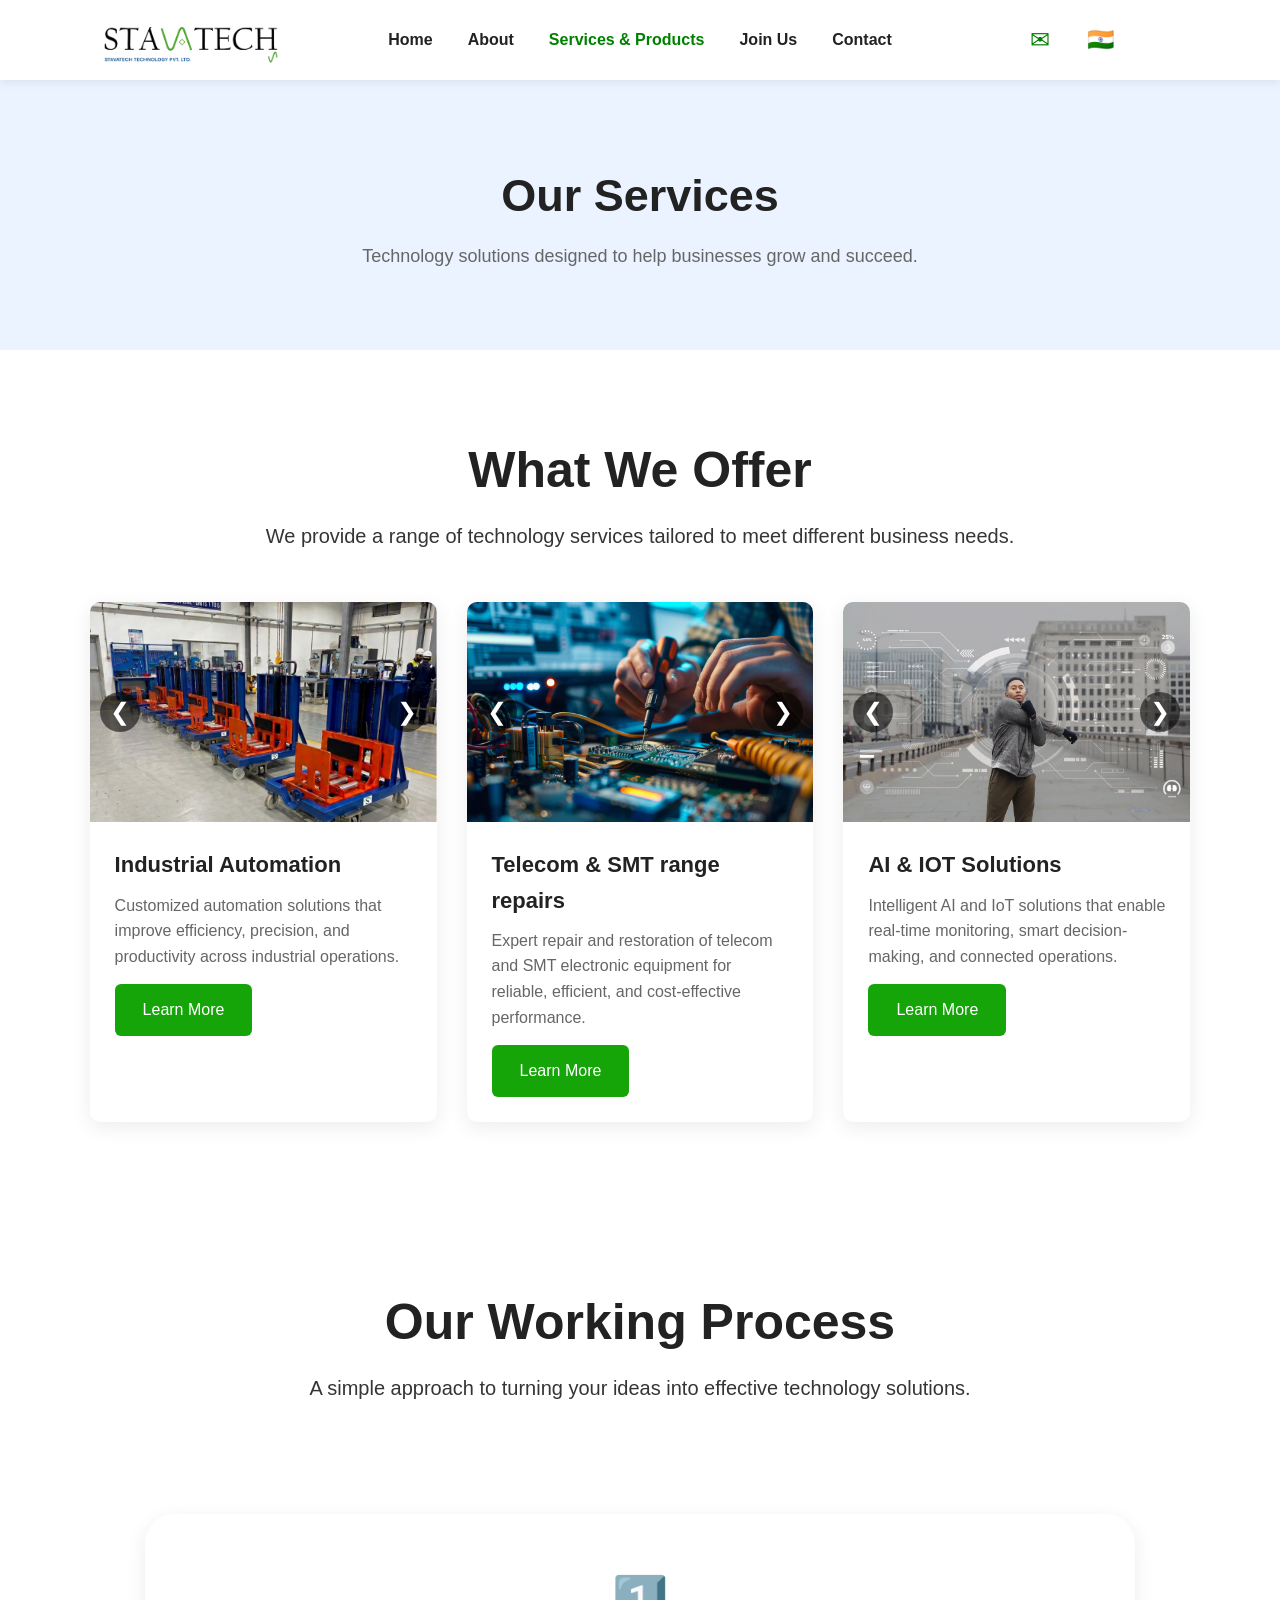
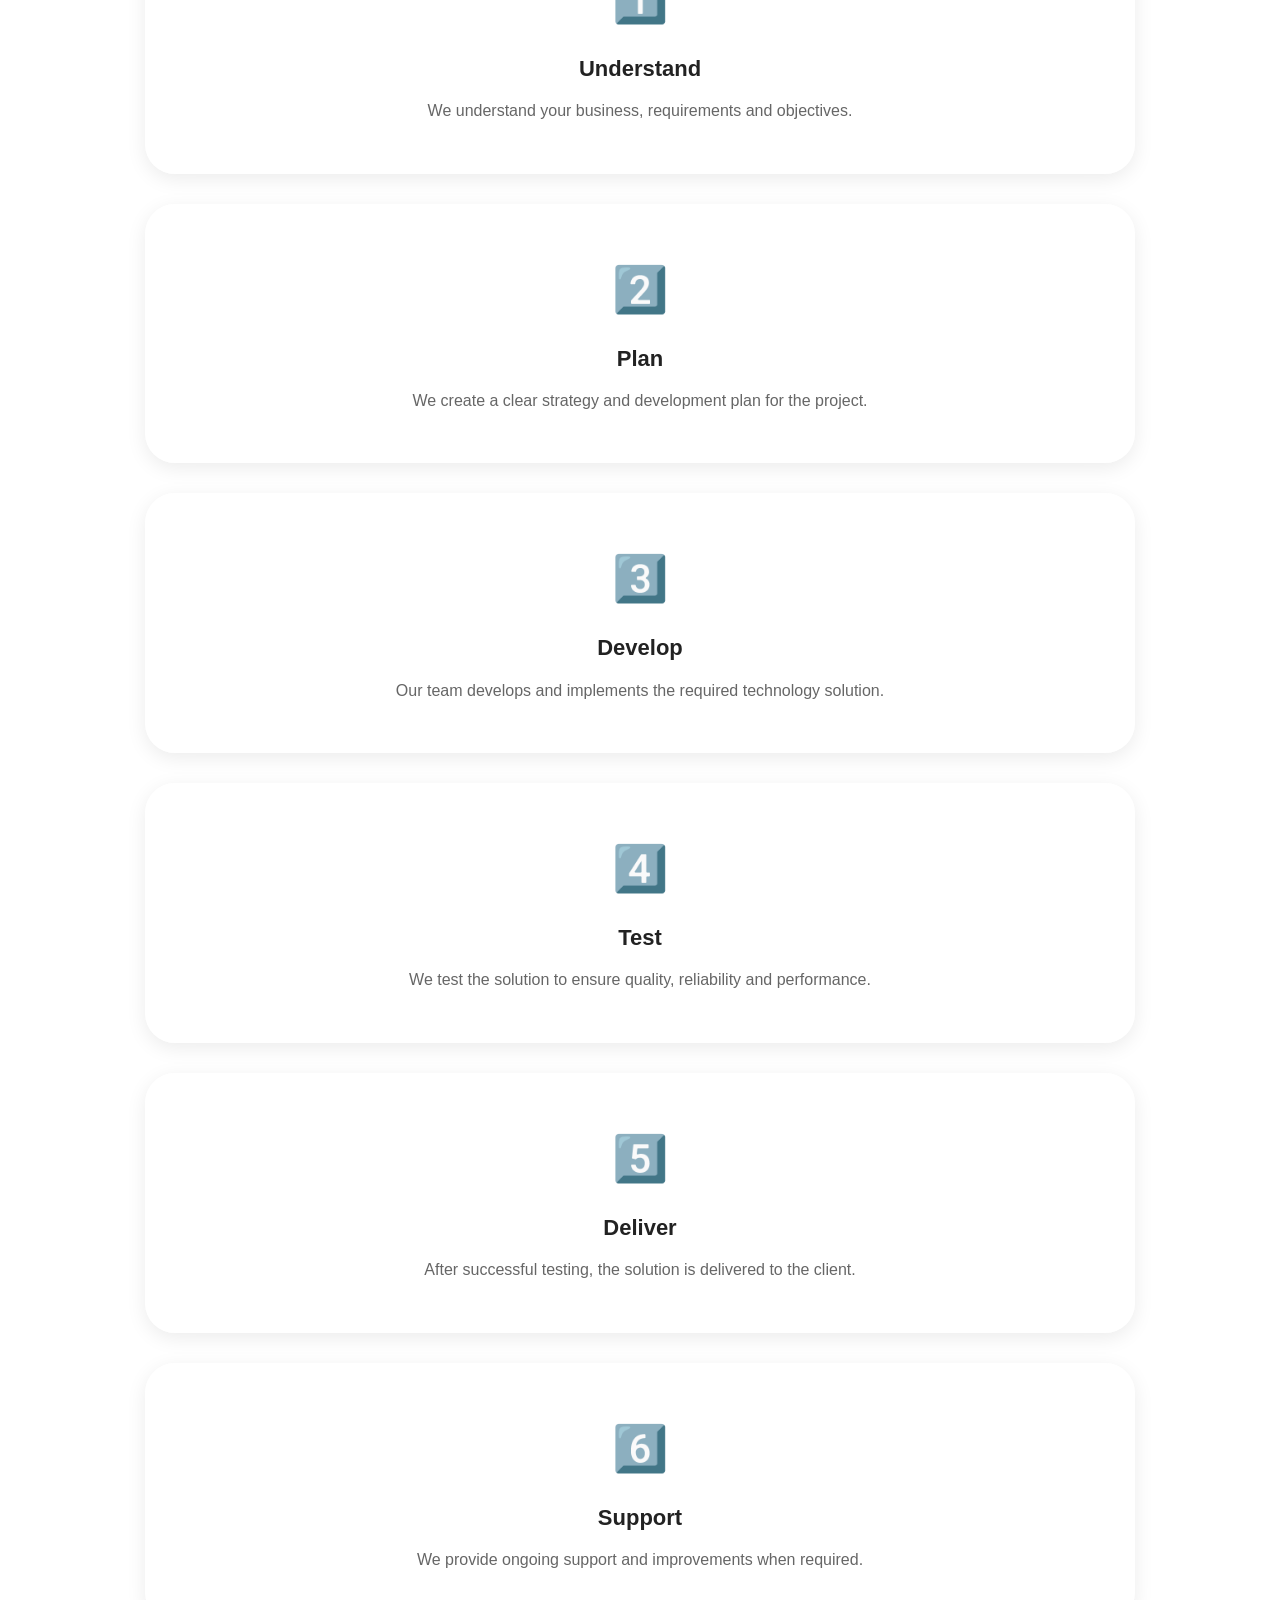
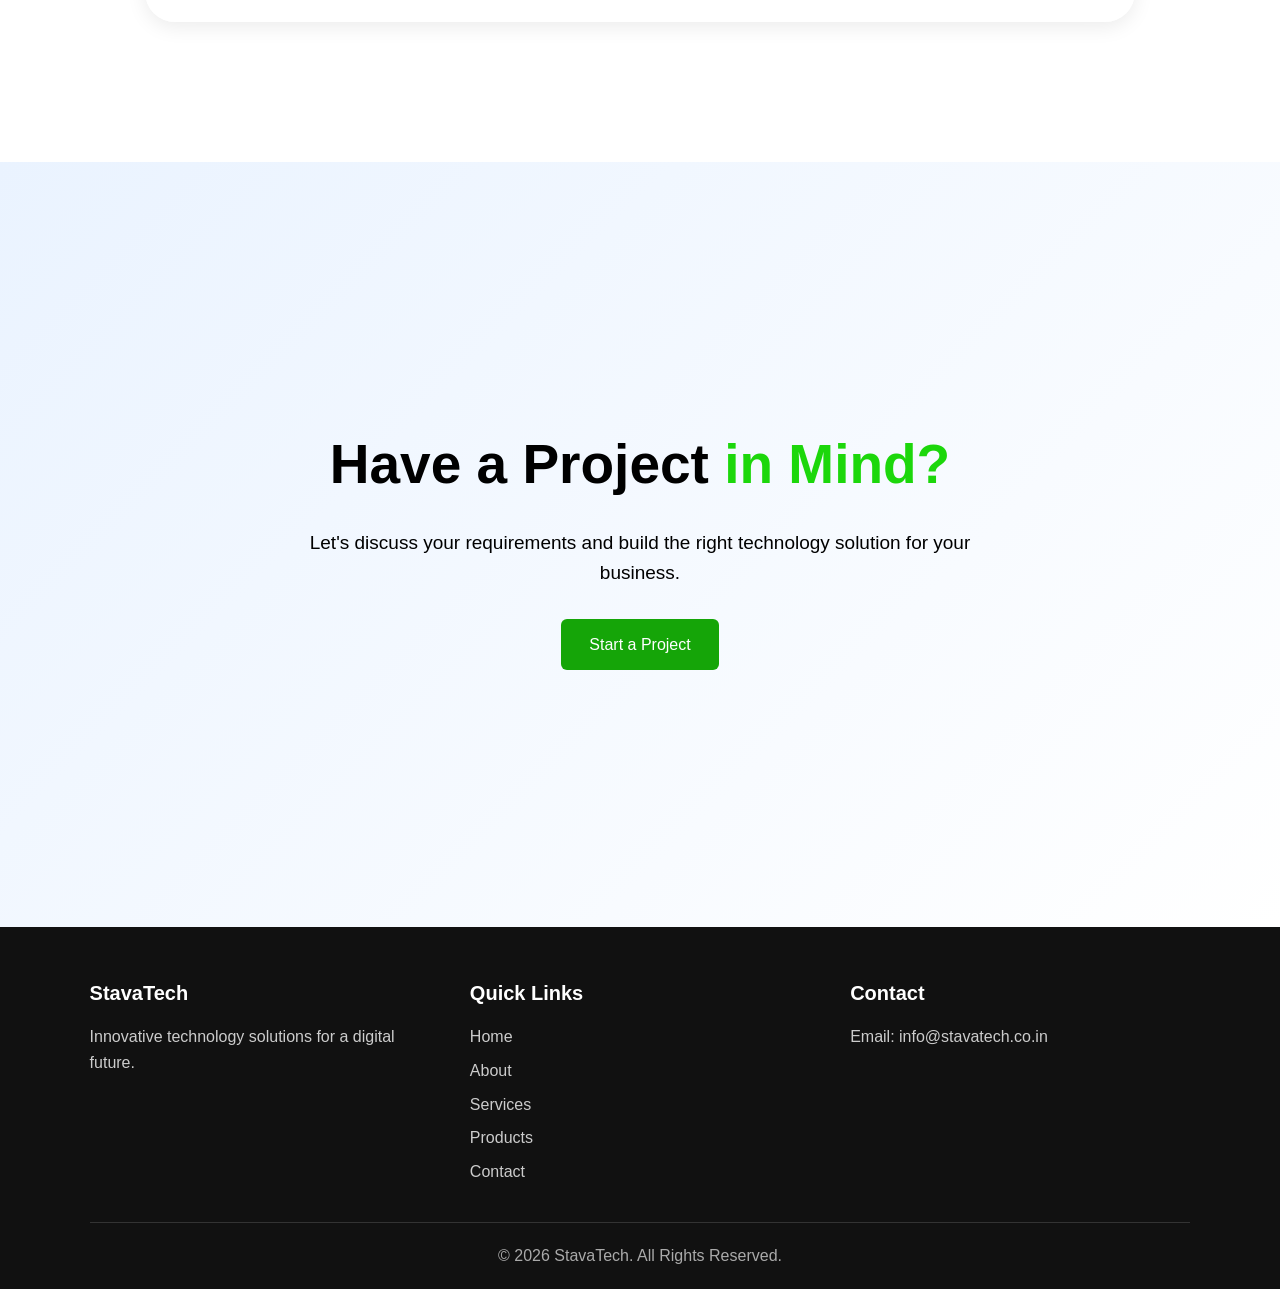
<file: services.html>
<!doctype html>

<html lang="en">
  <head>
    <meta charset="UTF-8" />
    <meta name="viewport" content="width=device-width, initial-scale=1.0" />
    <link rel="icon" type="image/png" href="assets/logo1.png" />
    <link rel="stylesheet" href="style.css" />

    <title>Services | StavaTech</title>
  </head>

  <body>
    <!--NAVBAR-->

    <nav class="navbar">
      <a href="index.html" class="logo">
        <img src="assets/logobg.png" alt="STAVATECH Logo" />
      </a>

      <ul class="nav-links">
        <li>
          <a href="index.html">Home</a>
        </li>
        <li>
          <a href="about.html">About</a>
        </li>
        <li>
          <a href="services.html" class="active">Services & Products</a>
        </li>

        <li>
          <a href="join.html">Join Us</a>
        </li>  

        <li>
          <a href="contact.html">Contact</a>
        </li>
      </ul>
      <a href="mailto:info@stavatech.co.in" class="email-icon" title="Email Us">
        ✉
      </a>
      <a
        href="https://www.linkedin.com/company/stavatech/"
        class="linkedin-icon"
        title="Visit our LinkedIn"
        target="_blank"
      >
        🇮🇳
      </a>
    </nav>

    <section class="page-header">
      <h1>Our Services</h1>

      <p>Technology solutions designed to help businesses grow and succeed.</p>
    </section>

    <section>
      <div class="section-title">
        <h2>What We Offer</h2>

        <p>
          We provide a range of technology services tailored to meet different
          business needs.
        </p>
      </div>

      <div class="products-container">
        <!-- PRODUCT 1 -->

<div class="product-card">

    <div class="card-image-slider">

        <button class="slider-btn prev" onclick="changeImage(this, -1)">
            &#10094;
        </button>

        <img src="assets/auto1.png" alt="Industrial Automation">

        <button class="slider-btn next" onclick="changeImage(this, 1)">
            &#10095;
        </button>

        <!--Images-->
        <div class="slider-images">
            <img src="assets/auto1.png">
            <img src="assets/auto2.png">
            <img src="assets/auto3.png">
        </div>

    </div>

    <div class="product-content"> 
        <h3>Industrial Automation</h3> 
 
        <p>
            Customized automation solutions that improve efficiency,
            precision, and productivity across industrial operations.
        </p> 
 
        <a href="contact.html" class="btn">Learn More</a> 
    </div> 

</div>

        <!-- PRODUCT 2 -->

<div class="product-card">

    <div class="card-image-slider">

        <button class="slider-btn prev" onclick="changeImage(this, -1)">
            &#10094;
        </button>

        <img src="assets/img4.jpg" alt="Telecom & SMT range repairs">

        <button class="slider-btn next" onclick="changeImage(this, 1)">
            &#10095;
        </button>

        <!--Images-->
        <div class="slider-images">
            <img src="assets/rep1.png">
            <img src="assets/rep2.png">
            <img src="assets/rep4.png">
            <img src="assets/img4.jpg">
        </div>

    </div>

    <div class="product-content"> 
        <h3>Telecom & SMT range repairs</h3> 
 
        <p>
            Expert repair and restoration of telecom and SMT electronic equipment for 
            reliable, efficient, and cost-effective performance.
        </p> 
 
        <a href="contact.html" class="btn">Learn More</a> 
    </div> 

</div>

        <!-- PRODUCT 3 -->

<div class="product-card">

    <div class="card-image-slider">

        <button class="slider-btn prev" onclick="changeImage(this, -1)">
            &#10094;
        </button>

        <img src="assets/iot.webp" alt="AI & IOT Solutions">

        <button class="slider-btn next" onclick="changeImage(this, 1)">
            &#10095;
        </button>

        <!--Images-->
        <div class="slider-images">
            <img src="assets/ai1.png">
            <img src="assets/ai2.png">
            <img src="assets/ai3.png">
            <img src="assets/iot.webp">
        </div>

    </div>

    <div class="product-content"> 
        <h3>AI & IOT Solutions</h3> 
 
        <p>
          Intelligent AI and IoT solutions that enable real-time 
          monitoring, smart decision-making, and connected operations.
        </p> 
 
        <a href="contact.html" class="btn">Learn More</a> 
    </div> 

</div>
    </section>

    <section>
      <div class="section-title">
        <h2>Our Working Process</h2>

        <p>
          A simple approach to turning your ideas into effective technology
          solutions.
        </p>
      </div>

      <div class="services-container">
        <div class="service-card">
          <div class="service-icon">1️⃣</div>

          <h3>Understand</h3>

          <p>We understand your business, requirements and objectives.</p>
        </div>

        <div class="service-card">
          <div class="service-icon">2️⃣</div>

          <h3>Plan</h3>

          <p>
            We create a clear strategy and development plan for the project.
          </p>
        </div>

        <div class="service-card">
          <div class="service-icon">3️⃣</div>

          <h3>Develop</h3>

          <p>
            Our team develops and implements the required technology solution.
          </p>
        </div>

        <div class="service-card">
          <div class="service-icon">4️⃣</div>

          <h3>Test</h3>

          <p>
            We test the solution to ensure quality, reliability and performance.
          </p>
        </div>

        <div class="service-card">
          <div class="service-icon">5️⃣</div>

          <h3>Deliver</h3>

          <p>
            After successful testing, the solution is delivered to the client.
          </p>
        </div>

        <div class="service-card">
          <div class="service-icon">6️⃣</div>

          <h3>Support</h3>

          <p>We provide ongoing support and improvements when required.</p>
        </div>
      </div>
    </section>

    <section class="project">
      <div class="project-content">
        <h1>
          Have a Project
          <span>in Mind?</span>
        </h1>

        <p>
          Let's discuss your requirements and build the right technology
          solution for your business.
        </p>

        <a href="contact.html" class="btn"> Start a Project </a>
      </div>
    </section>

    <footer>
      <div class="footer-container">
        <div class="footer-column">
          <h3>StavaTech</h3>

          <p>Innovative technology solutions for a digital future.</p>
        </div>

        <div class="footer-column">
          <h3>Quick Links</h3>

          <ul>
            <li>
              <a href="index.html">Home</a>
            </li>

            <li>
              <a href="about.html">About</a>
            </li>

            <li>
              <a href="services.html">Services</a>
            </li>

            <li>
              <a href="product.html">Products</a>
            </li>

            <li>
              <a href="contact.html">Contact</a>
            </li>
          </ul>
        </div>

        <div class="footer-column">
          <h3>Contact</h3>

          <p>Email: info@stavatech.co.in</p>
        </div>
      </div>

      <div class="footer-bottom">
        <p>&copy; 2026 StavaTech. All Rights Reserved.</p>
      </div>
    </footer>

    <button id="backToTop">↑</button>
    <script src="script.js"></script>
  </body>
</html>
</file>
<file: style.css>
* {
  margin: 0;
  padding: 0;
  box-sizing: border-box;
}

html {
  scroll-behavior: smooth;
}

body {
  font-family: Arial, Helvetica, sans-serif;
  background-color: #ffffff;
  color: #222;
  line-height: 1.6;
}

.navbar {
  width: 100%;
  background-color: #ffffff;
  padding: 15px 7%;

  display: flex;
  align-items: center;

  position: sticky;
  top: 0;
  z-index: 1000;

  box-shadow: 0 2px 10px rgba(0, 0, 0, 0.08);
}

.logo {
  font-size: 28px;
  font-weight: bold;
  color: #0b5ed7;
  text-decoration: none;
}

.logo img {
  width: 200px;
  height: auto;
  display: block;
}

.logo span {
  color: #222;
}

.nav-links {
  position: absolute;
  left: 50%;
  transform: translateX(-50%);

  display: flex;
  list-style: none;
  gap: 35px;
}

.nav-links li a {
  text-decoration: none;
  color: #222;
  font-size: 16px;
  font-weight: 600;
  transition: 0.3s;
}

.nav-links li a:hover {
  color: #008000;
}

.email-icon {
  position: absolute;
  right: 18%;

  font-size: 24px;
  color: #008000;
  text-decoration: none;

  transition: 0.3s;
}

.email-icon:hover {
  color: #008000;
  transform: scale(1.15);
}

.linkedin-icon {
  position: absolute;
  right: 13%;

  font-size: 22px;
  color: #008000;

  text-decoration: none;

  transition: 0.3s;
  font-weight: bold;
}

.linkedin-icon:hover {
  color: #008000;
  transform: scale(1.15);
}

.login-icon {
  position: absolute;
  right: 7%;

  font-size: 18px;
  color: #008000;

  text-decoration: none;

  transition: 0.3s;
}

.login-icon:hover {
  color: #008000;
  transform: scale(1.15);
}

/* Active navigation link */

.nav-links li a.active {
  color: #008000;
  font-weight: bold;
}

/*HERO SECTION*/

.hero {
  min-height: 85vh;
  display: flex;
  align-items: center;
  justify-content: center;
  text-align: center;
  padding: 80px 7%;
  background: linear-gradient(135deg, #eaf3ff, #ffffff);
}

.hero-content {
  max-width: 900px;
}

.hero h1 {
  font-size: 55px;
  margin-bottom: 20px;
  color: #ffffff;
}

.hero h1 span {
  color: #1cd70b;
}

.hero1 p {
  font-size: 19px;
  color: #ffffff;
  max-width: 700px;
  margin: 0 auto 30px;
}

/*  HERO SLIDESHOW*/

.hero {
  position: relative;
  min-height: 85vh;
  overflow: hidden;

  display: flex;
  align-items: center;
  justify-content: center;

  text-align: center;

  padding: 80px 7%;

  color: white;
}

/* Slideshow container */

.hero-slideshow {
  position: absolute;
  top: 0;
  left: 0;

  width: 100%;
  height: 100%;

  overflow: hidden;
  z-index: 0;
}

/* Individual slides */

.slide {
  position: absolute;

  top: 0;
  left: 0;

  width: 100%;
  height: 100%;

  background-size: cover;
  background-position: center;

  /* Start outside the screen on the right */
  transform: translateX(100%);

  transition: transform 1s ease-in-out;
}

/* Active slide */

.slide.active {
  transform: translateX(0);
}

.slide.previous {
  transform: translateX(-100%);
}

/* Dark overlay */

.hero-overlay {
  position: absolute;

  top: 0;
  left: 0;

  width: 100%;
  height: 100%;

  background: rgba(0, 0, 0, 0.45);

  z-index: 1;
}

/* Hero content */

.hero-content {
  position: relative;

  z-index: 2;

  max-width: 900px;

  color: white;
}

/* Company name */

.company-name {
  font-size: 25px;
  margin-bottom: 20px;

  color: white;
}

/* Buttons */

.hero .btn {
  margin: 5px;
}

/*INTRO*/

.intro-container {
  display: flex;
  flex-direction: row;

  gap: 50px;
}

.intro-text {
  flex: 1;
}

.intro-text h2 {
  font-size: 50px;
  margin-bottom: 20px;
  color: #15a707;
}

.intro-text p {
  color: #000000;
  margin-bottom: 15px;
  font-size: large;
  font-weight: 500;
}

.intro-image {
  flex: 1;
}

.intro-image {
  flex: 1;
  display: flex;
  justify-content: center;
  align-items: center;
}

.intro-image video {
  width: 100%;
  max-width: 500px;
  height: 350px;
  object-fit: cover;
  border-radius: 20px;
  box-shadow: 0 10px 30px rgba(0, 0, 0, 0.15);
}
/*BUTTONS*/

.btn {
  display: inline-block;
  padding: 13px 28px;
  background-color: #15a508;
  color: #ffffff;
  text-decoration: none;
  border-radius: 6px;
  font-size: 16px;
  border: none;
  cursor: pointer;
  transition: 0.3s;
}

.btn:hover {
  background-color: #15a508;
  transform: translateY(-2px);
}

.btn-outline {
  background-color: transparent;
  color: #1cd70b;
  border: 2px solid #1cd70b;
  margin-left: 10px;
}

.btn-outline:hover {
  background-color: #1cd70b;
  color: #ffffff;
}

/*SECTION*/

section {
  padding: 80px 7%;
}

.section-title {
  text-align: center;
  margin-bottom: 50px;
}

.section-title h2 {
  font-size: 50px;
  margin-bottom: 10px;
}

.section-title p {
  color: #353535;
  font-size: 20px;
}

/*ABOUT SECTION*/

.about-container {
  display: flex;
  flex-direction: row;

  gap: 50px;
}

.about-text {
  flex: 1;
}

.about-text h2 {
  font-size: 38px;
  margin-bottom: 20px;
}

.about-text p {
  color: #555;
  margin-bottom: 15px;
  font-size: medium;
}

.about-image {
  flex: 1;
}

.about-image img {
  width: 100%;
  max-width: 550px;
  border-radius: 10px;
}

.custom-image img {
  width: 100%;
  border-radius: 10px;
  margin: 0 auto;
  display: block;
  max-width: 1400px;
  height: auto;
}

/*SERVICES*/

.services-container {
  display: flex;
  flex-direction: column;
  gap: 30px;
  padding: 60px 5%;
}

.services-container1 {
  display: flex;
  flex-direction: row;
  gap: 30px;
  padding: 60px 5%;
}

.service-card {
  padding: 50px;
  background-color: #ffffffb0;
  border-radius: 30px;
  border-color: #000000;
  box-shadow: 0 5px 20px rgba(0, 0, 0, 0.08);
  text-align: center;
  transition: 0.3s;
}

.service-card:hover {
  transform: translateY(-8px);
}

.service-icon {
  font-size: 45px;
  margin-bottom: 15px;
}

.service-card h3 {
  margin-bottom: 12px;
  font-size: 22px;
}

.service-card p {
  color: #666;
}

.project {
  position: relative;
  min-height: 85vh;
  display: flex;
  align-items: center;
  justify-content: center;
  text-align: center;
  padding: 80px 7%;

  background: linear-gradient(135deg, #eaf3ff, #ffffff);
}

.project-content {
  max-width: 900px;
}

.project h1 {
  font-size: 55px;
  margin-bottom: 20px;
  color: #000000;
}

.project h1 span {
  color: #1cd70b;
}

.project p {
  font-size: 19px;
  color: #000000;
  max-width: 700px;
  margin: 0 auto 30px;
}

/*PRODUCTS*/

.products-container {
  display: grid;
  grid-template-columns: repeat(3, 1fr);
  gap: 30px;
}

.product-card {
  background-color: #ffffff;
  border-radius: 10px;
  overflow: hidden;
  box-shadow: 0 5px 20px rgba(0, 0, 0, 0.08);
  transition: 0.3s;
}

.product-card:hover {
  transform: translateY(-8px);
}

.product-card img {
  width: 100%;
  height: 220px;
  object-fit: cover;
}

.product-content {
  padding: 25px;
}

.product-content h3 {
  font-size: 22px;
  margin-bottom: 10px;
}

.product-content p {
  color: #666;
  margin-bottom: 15px;
}
/* Image slider inside product card */

.card-image-slider {
  position: relative;
  width: 100%;
  height: 220px;
  overflow: hidden;
}

.card-image-slider > img {
  width: 100%;
  height: 100%;
  object-fit: cover;
  display: block;
}

/* Left and right buttons */

.slider-btn {
  position: absolute;
  top: 50%;
  transform: translateY(-50%);
  z-index: 2;

  width: 40px;
  height: 40px;

  border: none;
  border-radius: 50%;

  background: rgba(0, 0, 0, 0.55);
  color: white;

  font-size: 24px;
  cursor: pointer;

  display: flex;
  align-items: center;
  justify-content: center;

  transition: 0.3s;
}

.slider-btn:hover {
  background: #0aaa0a;
}

.slider-btn.prev {
  left: 10px;
}

.slider-btn.next {
  right: 10px;
}

/* Hide the extra images */

.slider-images {
  display: none;
}
/*CONTACT */

.contact-container {
  display: grid;
  grid-template-columns: 1fr 1fr;
  gap: 50px;
}

.contact-info h2 {
  font-size: 35px;
  margin-bottom: 20px;
}

.contact-info p {
  color: #555;
  margin-bottom: 15px;
}

.contact-details {
  margin-top: 25px;
}

.contact-details p {
  margin-bottom: 12px;
}

.contact-form {
  background-color: #066d035d;
  padding: 30px;
  border-radius: 10px;
}

.contact-form input,
.contact-form textarea {
  width: 100%;
  padding: 13px;
  margin-bottom: 15px;
  border: 1px solid #ddd;
  border-radius: 5px;
  font-size: 15px;
  outline: none;
}

.contact-form input:focus,
.contact-form textarea:focus {
  border-color: #0b5ed7;
}

.contact-form textarea {
  height: 150px;
  resize: vertical;
}

.location-section {
  text-align: center;
  padding: 60px 7%;
  background: #f8fafc;
}

.location-section h2 {
  font-size: 36px;
  margin-bottom: 10px;
  color: #111827;
}

.location-section p {
  color: #555;
  margin-bottom: 30px;
}

.location-map {
  max-width: 900px;
  margin: auto;
}

.location-map img {
  width: 70%;
  height: auto;
  display: block;
  border-radius: 15px;
  box-shadow: 0 8px 25px rgba(0, 0, 0, 0.12);
}

/*PAGE HEADER */

.page-header {
  background-color: #eaf3ff;
  text-align: center;
  padding: 80px 7%;
}

.page-header h1 {
  font-size: 45px;
  margin-bottom: 10px;
}

.page-header p {
  color: #666;
  font-size: 18px;
}

/*FOOTER*/

footer {
  background-color: #111;
  color: #ffffff;
  padding: 50px 7% 20px;
}

.footer-container {
  display: grid;
  grid-template-columns: repeat(3, 1fr);
  gap: 40px;
  margin-bottom: 30px;
}

.footer-column h3 {
  margin-bottom: 15px;
  font-size: 20px;
}

.footer-column p {
  color: #ccc;
}

.footer-column ul {
  list-style: none;
}

.footer-column ul li {
  margin-bottom: 8px;
}

.footer-column ul li a {
  color: #ccc;
  text-decoration: none;
  transition: 0.3s;
}

.footer-column ul li a:hover {
  color: #ffffff;
}

.footer-bottom {
  border-top: 1px solid #333;
  padding-top: 20px;
  text-align: center;
  color: #aaa;
}

/*BACK TO TOP BUTTON*/

#backToTop {
  position: fixed;
  bottom: 25px;
  right: 25px;
  width: 45px;
  height: 45px;
  border: none;
  border-radius: 50%;
  background-color: #06b8068c;
  color: white;
  font-size: 20px;
  cursor: pointer;
  display: none;
  z-index: 999;
}

#backToTop:hover {
  background-color: #06b8068c;
}

/*VISIT COUNTER*/

.counters-container {
  width: 100%;
  display: flex;
  justify-content: center;
  align-items: center;
  gap: 30px;
  margin: 40px 0;
}

.counter-circle {
  width: 130px;
  height: 130px;

  border: 2px solid #ddd;
  border-radius: 50%;

  display: flex;
  flex-direction: column;
  justify-content: center;
  align-items: center;

  background: rgb(214, 214, 214);
  color: #222;

  box-shadow: 0 5px 15px rgba(0, 0, 0, 0.1);

  transition: 0.3s ease;
}

.counter-circle:hover {
  border-color: #00a651;
  box-shadow: 0 0 20px rgba(0, 166, 81, 0.5);
  transform: scale(1.08);
}

.counter-icon {
  font-size: 20px;
}

.counter-circle span:nth-child(2) {
  font-size: 25px;
  font-weight: bold;
}

.counter-circle small {
  font-size: 11px;
  letter-spacing: 2px;
}

/* Hover effect */
.counter-circle:hover {
  border-color: #00a651;
  box-shadow:
    0 0 10px #00a651,
    0 0 25px rgba(0, 166, 81, 0.5);

  transform: scale(1.08);
}

/*LOGIN*/

.login-container {
  min-height: 100vh;

  display: flex;
  justify-content: center;
  align-items: center;

  background: linear-gradient(135deg, #eaf3ff, #ffffff);

  padding: 20px;
}

.login-card {
  width: 100%;
  max-width: 420px;
  background: white;
  padding: 40px;
  border-radius: 20px;
  box-shadow: 0 10px 35px rgba(0, 0, 0, 0.12);
  text-align: center;
}

.login-logo h1 {
  font-size: 32px;
  margin-bottom: 25px;
}

.login-logo span {
  color: #00a651;
}

.login-logo b {
  color: #111;
}

.login-card h2 {
  font-size: 30px;
  margin-bottom: 8px;
  color: #222;
}

.login-subtitle {
  color: #777;
  margin-bottom: 30px;
}

.input-group {
  text-align: left;
  margin-bottom: 20px;
}

.input-group label {
  display: block;
  margin-bottom: 7px;
  font-size: 14px;
  font-weight: 600;
  color: #333;
}

.input-group input {
  width: 100%;
  padding: 13px;
  border: 1px solid #ddd;
  border-radius: 8px;
  font-size: 15px;
  box-sizing: border-box;
  outline: none;
  transition: 0.3s;
}

.input-group input:focus {
  border-color: #00a651;
  box-shadow: 0 0 5px rgba(0, 166, 81, 0.25);
}

.login-options {
  display: flex;
  justify-content: space-between;
  align-items: center;
  font-size: 13px;
  margin-bottom: 25px;
}

.login-options a {
  color: #00a651;
  text-decoration: none;
}

.login-btn {
  width: 100%;
  padding: 14px;
  border: none;
  border-radius: 8px;
  background: #00a651;
  color: white;
  font-size: 16px;
  font-weight: bold;
  cursor: pointer;
  transition: 0.3s;
}

.login-btn:hover {
  background: #008f45;
  transform: translateY(-2px);
  box-shadow: 0 5px 15px rgba(0, 166, 81, 0.3);
}

.divider {
  display: flex;
  align-items: center;
  margin: 30px 0;
  color: #999;
}

.divider::before,
.divider::after {
  content: "";
  flex: 1;
  height: 1px;
  background: #ddd;
}

.divider span {
  padding: 0 12px;
  font-size: 12px;
}

.register-text {
  font-size: 14px;
  color: #666;
}

.register-text a {
  color: #00a651;
  font-weight: bold;
  text-decoration: none;
}

/*JOIN OUR TEAM PAGE */

/* HERO */

.join-hero {
  min-height: 75vh;
  display: flex;
  align-items: center;
  justify-content: center;
  text-align: center;
  padding: 80px 7%;
  background:
    linear-gradient(rgba(0, 0, 0, 0.65), rgba(0, 0, 0, 0.65)),
    url("assets/hero2.jpg");
  background-size: cover;
  background-position: center;
}

.join-hero-content {
  max-width: 900px;
}

.small-heading {
  color: #19b65b;
  font-size: 14px;
  font-weight: 700;
  letter-spacing: 2px;
  margin-bottom: 15px;
}

.join-hero h1 {
  font-size: 60px;
  color: white;
  margin-bottom: 20px;
}

.join-hero h1 span {
  color: #19b65b;
}

.join-hero p {
  color: #eeeeee;
  font-size: 18px;
  line-height: 1.8;
  max-width: 700px;
  margin: 0 auto 30px;
}

/* BUTTON */

.join-btn {
  display: inline-block;
  padding: 14px 28px;
  background: #19b65b;
  color: white;
  text-decoration: none;
  border-radius: 6px;
  font-weight: 600;
  transition: 0.3s;
}

.join-btn:hover {
  background: #128a45;
  transform: translateY(-3px);
}

/*WHY JOIN*/

.why-join {
  padding: 90px 7%;
  background: #ffffff;
  text-align: center;
}

.section-heading {
  max-width: 750px;
  margin: 0 auto 50px;
}

.section-heading > p:first-child {
  color: #19b65b;
  font-size: 14px;
  font-weight: bold;
  letter-spacing: 2px;
}

.section-heading h2 {
  font-size: 42px;
  margin: 10px 0 15px;
  color: #111111;
}

.section-heading h2 span {
  color: #19b65b;
}

.section-heading p {
  color: #666666;
  line-height: 1.7;
}

/* BENEFITS */

.benefits-container {
  display: grid;
  grid-template-columns: repeat(4, 1fr);
  gap: 25px;
  max-width: 1200px;
  margin: auto;
}

.benefit-card {
  padding: 35px 25px;
  background: #ffffff;
  border-radius: 12px;
  box-shadow: 0 8px 30px rgba(0, 0, 0, 0.08);
  transition: 0.3s;
}

.benefit-card:hover {
  transform: translateY(-8px);
  box-shadow: 0 15px 35px rgba(0, 0, 0, 0.13);
}

.benefit-icon {
  font-size: 40px;
  margin-bottom: 15px;
}

.benefit-card h3 {
  font-size: 22px;
  color: #111111;
  margin-bottom: 12px;
}

.benefit-card p {
  color: #666666;
  line-height: 1.6;
}

/*OPENINGS */

.openings {
  padding: 90px 7%;
  background: #f5f8fb;
}

.jobs-container {
  max-width: 1000px;
  margin: auto;
}

.job-card {
  display: flex;
  align-items: center;
  justify-content: space-between;
  gap: 30px;
  background: white;
  padding: 30px;
  margin-bottom: 20px;
  border-radius: 12px;
  box-shadow: 0 5px 20px rgba(0, 0, 0, 0.07);
  transition: 0.3s;
}

.job-card:hover {
  transform: translateY(-4px);
  box-shadow: 0 10px 30px rgba(0, 0, 0, 0.12);
}

.job-info {
  flex: 1;
}

.job-type {
  display: inline-block;
  font-size: 11px;
  font-weight: bold;
  color: #19b65b;
  background: #e9f9f0;
  padding: 5px 10px;
  border-radius: 20px;
  margin-bottom: 10px;
}

.job-card h3 {
  color: #111111;
  font-size: 23px;
  margin: 5px 0 10px;
}

.job-card p {
  color: #666666;
  line-height: 1.6;
  margin-bottom: 15px;
}

.job-details {
  display: flex;
  gap: 25px;
  color: #777777;
  font-size: 14px;
}

.apply-btn {
  white-space: nowrap;
  text-decoration: none;
  color: white;
  background: #111111;
  padding: 12px 22px;
  border-radius: 6px;
  font-weight: 600;
  transition: 0.3s;
}

.apply-btn:hover {
  background: #19b65b;
}

/*APPLICATION*/

.application {
  padding: 100px 7%;
  text-align: center;
  background: #111111;
}

.application-content {
  max-width: 800px;
  margin: auto;
}

.application h2 {
  font-size: 42px;
  color: white;
  margin: 10px 0 20px;
}

.application h2 span {
  color: #19b65b;
}

.application p:not(.small-heading) {
  color: #cccccc;
  line-height: 1.8;
  margin-bottom: 30px;
}

/* =========================
   MOVING IMAGE STRIP
========================= */

.image-strip {
  width: 100%;
  overflow: hidden;
  background: none;
  padding: 35px 0;
  margin-top: 10px;
  margin-bottom: 0;
  border-top: 1px solid #ddd;
  border-bottom: 1px solid #ddd;
}

.image-track {
  display: flex;
  width: max-content;
  gap: 20px;
  animation: imageScroll 25s linear infinite;
}

.image-track img {
  width: 280px;
  height: 170px;
  object-fit: cover;
  border-radius: 12px;
  flex-shrink: 0;
  box-shadow: 0 5px 15px rgba(0, 0, 0, 0.15);
}

/* Continuous horizontal movement */

@keyframes imageScroll {
  0% {
    transform: translateX(0);
  }

  100% {
    transform: translateX(-50%);
  }
}
</file>
